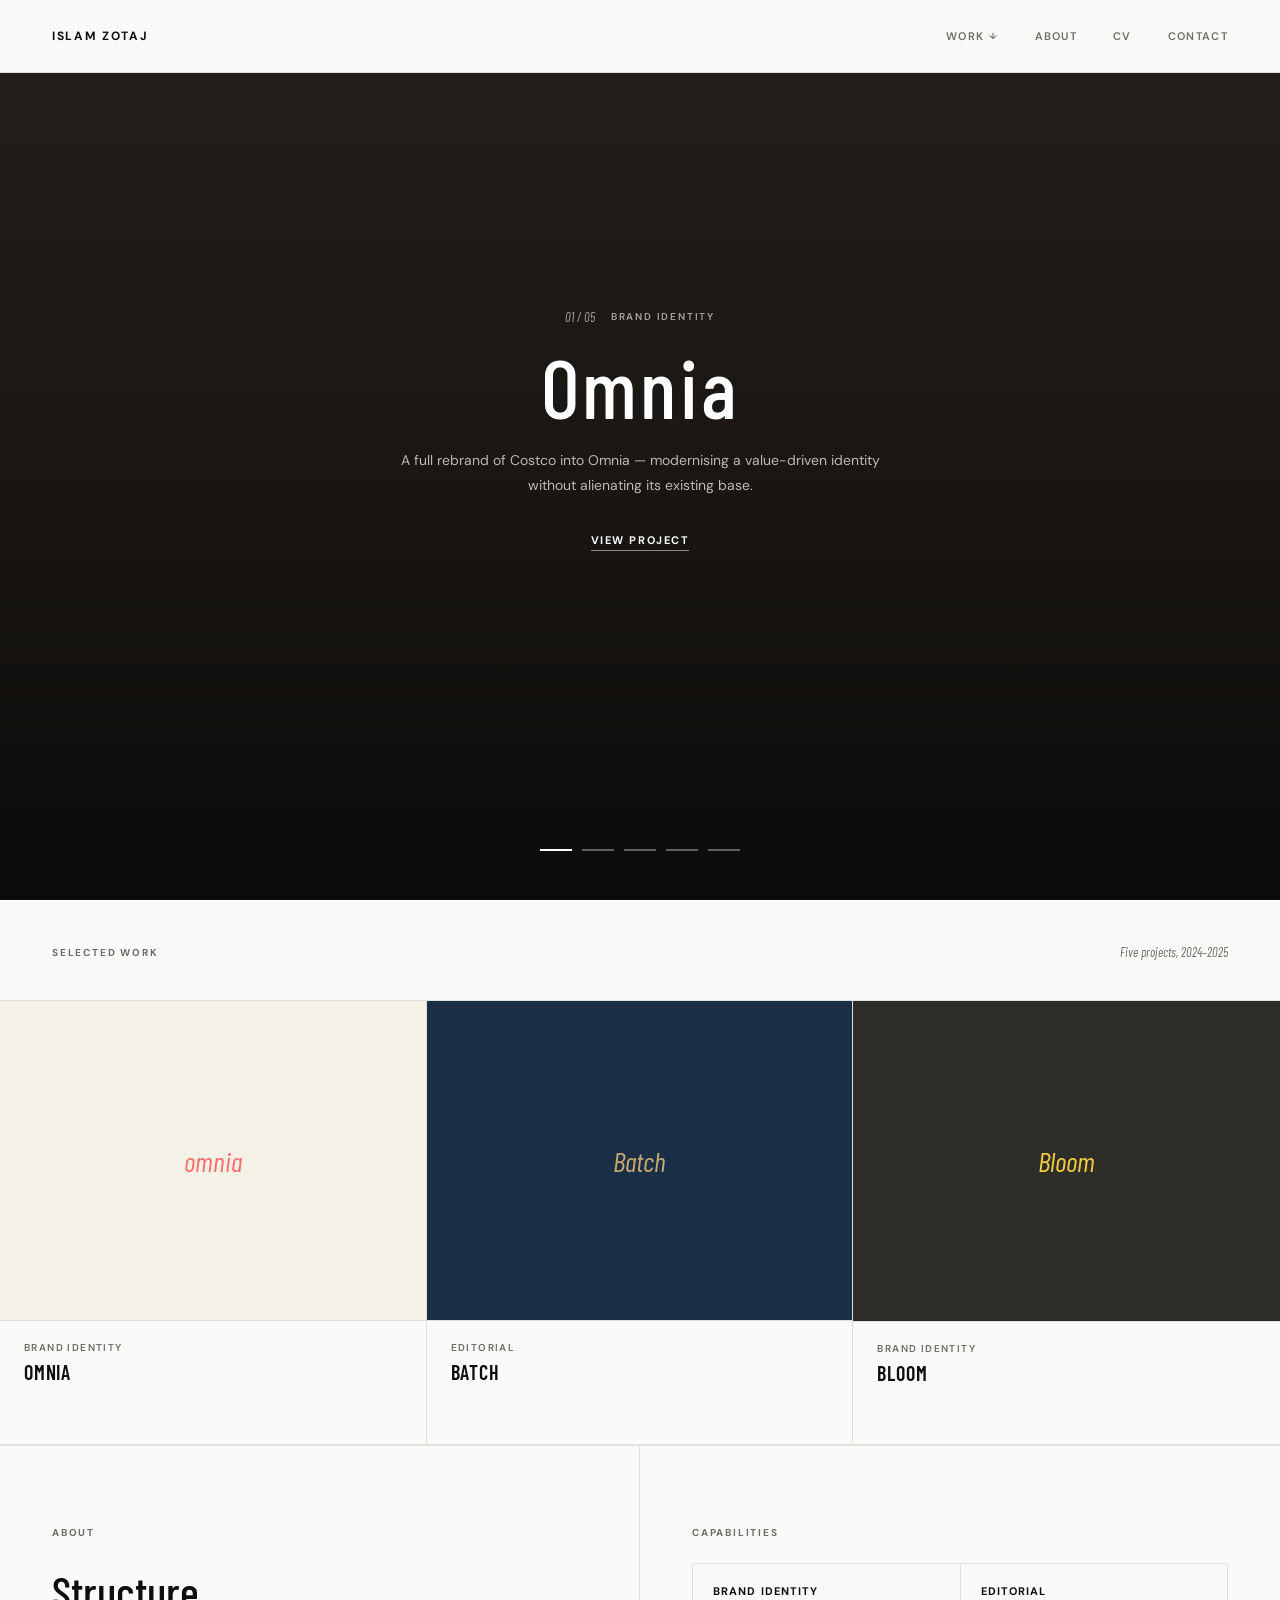
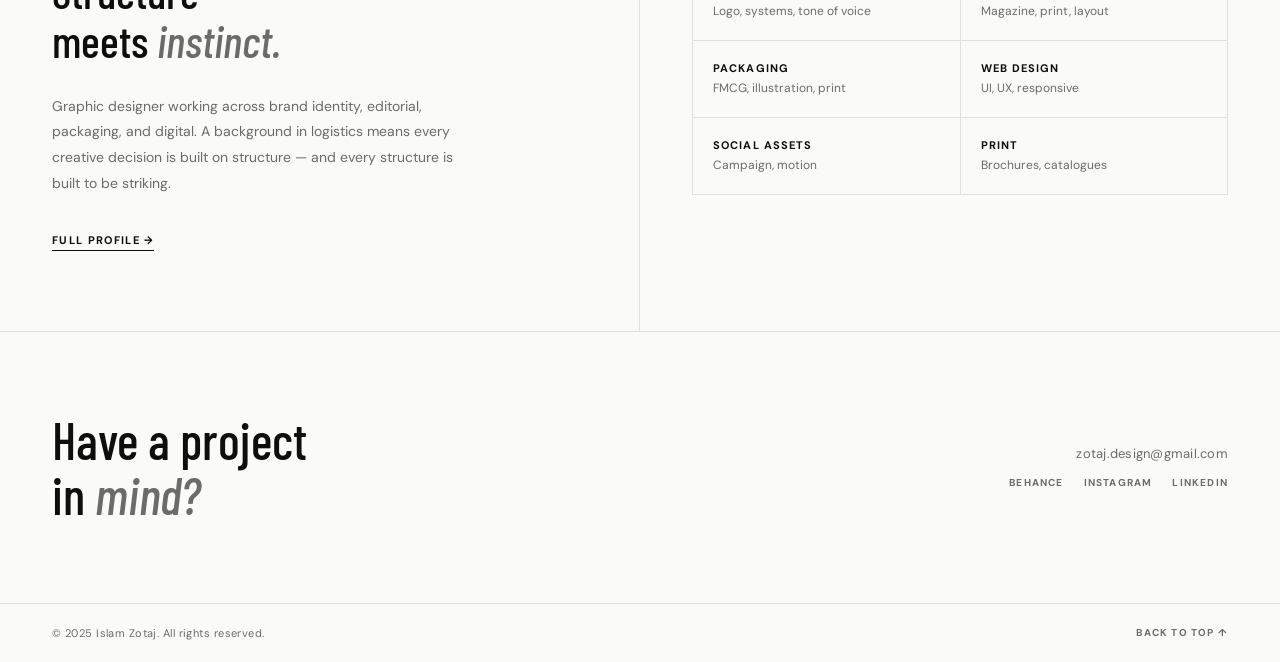
<file: index.html>
<!DOCTYPE html>
<html lang="en">
<head>
  <meta charset="UTF-8">
  <meta name="viewport" content="width=device-width, initial-scale=1.0">
  <title>Islam Zotaj — Graphic Designer</title>
  <link rel="preconnect" href="https://fonts.googleapis.com">
  <link rel="preconnect" href="https://fonts.gstatic.com" crossorigin>
  <link href="https://fonts.googleapis.com/css2?family=Barlow+Condensed:ital,wght@0,400;0,500;0,600;0,700;1,400;1,600&family=DM+Sans:wght@300;400;500;600;700&display=swap" rel="stylesheet">
  <link rel="stylesheet" href="/style.css">
</head>
<body>

<nav id="nav">
  <a class="nav-name" href="/">Islam Zotaj</a>
  <div class="nav-right">
    <ul class="nav-links">
      <li class="nav-dropdown" id="workDropdown">
        <a id="workToggle">Work</a>
        <div class="dropdown-menu" id="dropdownMenu">
          <ul>
            <li><a href="/work-omnia">Omnia <span>Brand Identity</span></a></li>
            <li><a href="/work-batch">Batch <span>Editorial</span></a></li>
            <li><a href="/work-serene">Serene Pathways <span>Website</span></a></li>
            <li><a href="/work-bloom">Bloom <span>Brand Identity</span></a></li>
            <li><a href="/work-mother">Mother Puppers <span>Packaging</span></a></li>
          </ul>
        </div>
      </li>
      <li><a href="/about">About</a></li>
      <li><a href="/cv">CV</a></li>
      <li><a href="/contact">Contact</a></li>
    </ul>
  </div>
  <button class="burger" id="burger" aria-label="Menu">
    <span></span><span></span><span></span>
  </button>
</nav>

<div class="mobile-menu" id="mobileMenu">
  <ul class="mobile-menu-links">
    <li><a href="/">Home</a></li>
    <li>
      <span id="mobileWorkToggle">Work</span>
      <ul class="mobile-sub-links" id="mobileSubLinks">
        <li><a href="/work-omnia">Omnia</a></li>
        <li><a href="/work-batch">Batch</a></li>
        <li><a href="/work-serene">Serene Pathways</a></li>
        <li><a href="/work-bloom">Bloom</a></li>
        <li><a href="/work-mother">Mother Puppers</a></li>
      </ul>
    </li>
    <li><a href="/about">About</a></li>
    <li><a href="/cv">CV</a></li>
    <li><a href="/contact">Contact</a></li>
  </ul>
  <div class="mobile-menu-footer">
    <a href="https://www.behance.net" target="_blank">Behance</a>
    <a href="https://www.instagram.com/zotaj.design" target="_blank">Instagram</a>
    <a href="https://www.linkedin.com" target="_blank">LinkedIn</a>
  </div>
</div>

<!-- HERO SLIDER -->
<section class="hero-slider" id="slider">

  <div class="slide active" data-project="omnia">
    <div class="slide-image"><div class="slide-image-inner"><div class="slide-placeholder"></div></div></div>
    <div class="slide-overlay"></div>
    <div class="slide-content">
      <div class="slide-meta"><span class="slide-index">01 / 05</span><span class="slide-type">Brand Identity</span></div>
      <h2 class="slide-title">Omnia</h2>
      <p class="slide-desc">A full rebrand of Costco into Omnia — modernising a value-driven identity without alienating its existing base.</p>
      <a class="slide-link" href="/work-omnia">View project</a>
    </div>
  </div>

  <div class="slide" data-project="batch">
    <div class="slide-image"><div class="slide-image-inner"><div class="slide-placeholder"></div></div></div>
    <div class="slide-overlay"></div>
    <div class="slide-content">
      <div class="slide-meta"><span class="slide-index">02 / 05</span><span class="slide-type">Editorial Design</span></div>
      <h2 class="slide-title">Batch</h2>
      <p class="slide-desc">Editorial concept for the redevelopment of Balfour's Bakery in Adelaide — architectural heritage meets contemporary living.</p>
      <a class="slide-link" href="/work-batch">View project</a>
    </div>
  </div>

  <div class="slide" data-project="serene">
    <div class="slide-image"><div class="slide-image-inner"><div class="slide-placeholder"></div></div></div>
    <div class="slide-overlay"></div>
    <div class="slide-content">
      <div class="slide-meta"><span class="slide-index">03 / 05</span><span class="slide-type">Website Design</span></div>
      <h2 class="slide-title">Serene<br><em>Pathways</em></h2>
      <p class="slide-desc">Responsive website for cultural explorers in Kyoto — serene, contemplative energy without sacrificing clarity.</p>
      <a class="slide-link" href="/work-serene">View project</a>
    </div>
  </div>

  <div class="slide" data-project="bloom">
    <div class="slide-image"><div class="slide-image-inner"><div class="slide-placeholder"></div></div></div>
    <div class="slide-overlay"></div>
    <div class="slide-content">
      <div class="slide-meta"><span class="slide-index">04 / 05</span><span class="slide-type">Brand Identity</span></div>
      <h2 class="slide-title">Bloom</h2>
      <p class="slide-desc">A contemporary gardening centre identity — contrasting the rigid pace of urban life with the quiet persistence of nature.</p>
      <a class="slide-link" href="/work-bloom">View project</a>
    </div>
  </div>

  <div class="slide" data-project="mother">
    <div class="slide-image"><div class="slide-image-inner"><div class="slide-placeholder"></div></div></div>
    <div class="slide-overlay"></div>
    <div class="slide-content">
      <div class="slide-meta"><span class="slide-index">05 / 05</span><span class="slide-type">Packaging & Web</span></div>
      <h2 class="slide-title">Mother<br><em>Puppers</em></h2>
      <p class="slide-desc">Joyful, nostalgic multi-SKU packaging and e-commerce website for an artisan dog biscuit brand.</p>
      <a class="slide-link" href="/work-mother">View project</a>
    </div>
  </div>
  <div class="slider-controls">
    <div class="slider-dots" id="dots"></div>
  </div>
  <div class="slide-progress" id="progress"></div>
</section>

<!-- WORK STRIP -->
<section>
  <div class="section-header">
    <span class="section-label">Selected Work</span>
    <span class="section-aux">Five projects, 2024–2025</span>
  </div>
  <div class="work-strip">
    <a class="strip-item reveal" data-project="omnia" href="/work-omnia">
      <div class="strip-image"><div class="strip-placeholder">omnia</div></div>
      <div class="strip-info"><p class="strip-type">Brand Identity</p><h3 class="strip-title">Omnia</h3><span class="strip-arrow">View →</span></div>
    </a>
    <a class="strip-item reveal" data-project="batch" href="/work-batch">
      <div class="strip-image"><div class="strip-placeholder">Batch</div></div>
      <div class="strip-info"><p class="strip-type">Editorial</p><h3 class="strip-title">Batch</h3><span class="strip-arrow">View →</span></div>
    </a>
    <a class="strip-item reveal" data-project="bloom" href="/work-bloom">
      <div class="strip-image"><div class="strip-placeholder">Bloom</div></div>
      <div class="strip-info"><p class="strip-type">Brand Identity</p><h3 class="strip-title">Bloom</h3><span class="strip-arrow">View →</span></div>
    </a>
  </div>
</section>

<!-- ABOUT STRIP -->
<section class="about-strip">
  <div class="about-left reveal">
    <p class="about-eyebrow">About</p>
    <h2 class="about-headline">Structure<br>meets <em>instinct.</em></h2>
    <p class="about-body">Graphic designer working across brand identity, editorial, packaging, and digital. A background in logistics means every creative decision is built on structure — and every structure is built to be striking.</p>
    <a class="text-cta" href="/about">Full profile →</a>
  </div>
  <div class="about-right reveal">
    <p class="about-eyebrow" style="margin-bottom:24px;">Capabilities</p>
    <div class="skills-grid">
      <div class="skill-cell"><p class="skill-name">Brand Identity</p><p class="skill-sub">Logo, systems, tone of voice</p></div>
      <div class="skill-cell"><p class="skill-name">Editorial</p><p class="skill-sub">Magazine, print, layout</p></div>
      <div class="skill-cell"><p class="skill-name">Packaging</p><p class="skill-sub">FMCG, illustration, print</p></div>
      <div class="skill-cell"><p class="skill-name">Web Design</p><p class="skill-sub">UI, UX, responsive</p></div>
      <div class="skill-cell"><p class="skill-name">Social Assets</p><p class="skill-sub">Campaign, motion</p></div>
      <div class="skill-cell"><p class="skill-name">Print</p><p class="skill-sub">Brochures, catalogues</p></div>
    </div>
  </div>
</section>

<!-- CONTACT STRIP -->
<section class="contact-strip reveal">
  <div class="contact-headline">Have a project<br>in <em>mind?</em></div>
  <div class="contact-actions">
    <a class="contact-email" id="emailLink" href="#">zotaj.design@gmail.com</a>
    <div class="contact-socials">
      <a href="https://www.behance.net" target="_blank">Behance</a>
      <a href="https://www.instagram.com/zotaj.design" target="_blank">Instagram</a>
      <a href="https://www.linkedin.com" target="_blank">LinkedIn</a>
    </div>
  </div>
</section>

<footer>
  <span class="footer-copy">© 2025 Islam Zotaj. All rights reserved.</span>
  <a class="footer-back" href="#top">Back to top ↑</a>
</footer>

<script>
// Email — split to defeat Cloudflare obfuscation
(function(){
  var e = "zotaj.design" + String.fromCharCode(64) + "gmail.com";
  var links = document.querySelectorAll('#emailLink');
  links.forEach(function(l){ l.href = "mailto:" + e; l.textContent = e; });
})();
</script>

<script>
// Slider
(function(){
  var slides = document.querySelectorAll('.slide');
  var dotsEl  = document.getElementById('dots');
  var progress = document.getElementById('progress');
  var current = 0, timer;

  slides.forEach(function(_, i) {
    var d = document.createElement('div');
    d.className = 'dot' + (i === 0 ? ' active' : '');
    d.addEventListener('click', function(){ goTo(i); });
    dotsEl.appendChild(d);
  });

  function goTo(n) {
    slides[current].classList.remove('active');
    dotsEl.children[current].classList.remove('active');
    current = (n + slides.length) % slides.length;
    slides[current].classList.add('active');
    dotsEl.children[current].classList.add('active');
    resetProgress();
  }

  function resetProgress() {
    clearTimeout(timer);
    progress.classList.remove('animating');
    progress.style.width = '0%';
    requestAnimationFrame(function(){ requestAnimationFrame(function(){
      progress.classList.add('animating');
      progress.style.width = '100%';
    }); });
    timer = setTimeout(function(){ goTo(current + 1); }, 5000);
  }

  document.addEventListener('keydown', function(e) {
    if (e.key === 'ArrowRight') goTo(current + 1);
    if (e.key === 'ArrowLeft')  goTo(current - 1);
  });

  var tx = 0;
  var sl = document.getElementById('slider');
  sl.addEventListener('touchstart', function(e){ tx = e.touches[0].clientX; }, { passive: true });
  sl.addEventListener('touchend', function(e){
    var dx = e.changedTouches[0].clientX - tx;
    if (Math.abs(dx) > 50) goTo(dx < 0 ? current + 1 : current - 1);
  });

  resetProgress();
})();
</script>

<script>
// Nav, burger, dropdown, scroll reveal
document.addEventListener('DOMContentLoaded', function() {
  var nav = document.getElementById('nav');
  if (nav) {
    window.addEventListener('scroll', function() {
      nav.classList.toggle('scrolled', window.scrollY > 40);
    }, { passive: true });
  }

  var workDropdown = document.getElementById('workDropdown');
  var workToggle   = document.getElementById('workToggle');
  if (workDropdown && workToggle) {
    workToggle.addEventListener('mouseenter', function() { workDropdown.classList.add('open'); });
    workDropdown.addEventListener('mouseleave', function() { workDropdown.classList.remove('open'); });
    workToggle.addEventListener('click', function(e) {
      e.stopPropagation();
      workDropdown.classList.toggle('open');
    });
    document.addEventListener('click', function(e) {
      if (!workDropdown.contains(e.target)) workDropdown.classList.remove('open');
    });
  }

  var burger     = document.getElementById('burger');
  var mobileMenu = document.getElementById('mobileMenu');
  if (burger && mobileMenu) {
    burger.addEventListener('click', function() {
      burger.classList.toggle('open');
      mobileMenu.classList.toggle('open');
      document.body.style.overflow = mobileMenu.classList.contains('open') ? 'hidden' : '';
    });
    mobileMenu.querySelectorAll('a').forEach(function(l) {
      l.addEventListener('click', function() {
        burger.classList.remove('open');
        mobileMenu.classList.remove('open');
        document.body.style.overflow = '';
      });
    });
  }

  var mobileWorkToggle = document.getElementById('mobileWorkToggle');
  var mobileSubLinks   = document.getElementById('mobileSubLinks');
  if (mobileWorkToggle && mobileSubLinks) {
    mobileWorkToggle.addEventListener('click', function() {
      mobileSubLinks.classList.toggle('open');
    });
  }

  var rs = document.createElement('style');
  rs.textContent = '.reveal{opacity:0;transform:translateY(18px);transition:opacity .7s ease,transform .7s ease}.reveal.revealed{opacity:1!important;transform:none!important}';
  document.head.appendChild(rs);
  if ('IntersectionObserver' in window) {
    var obs = new IntersectionObserver(function(entries) {
      entries.forEach(function(e) {
        if (e.isIntersecting) { e.target.classList.add('revealed'); obs.unobserve(e.target); }
      });
    }, { threshold: 0.08 });
    document.querySelectorAll('.reveal').forEach(function(el) { obs.observe(el); });
  } else {
    document.querySelectorAll('.reveal').forEach(function(el) { el.classList.add('revealed'); });
  }
});
</script>

</body>
</html>
</file>
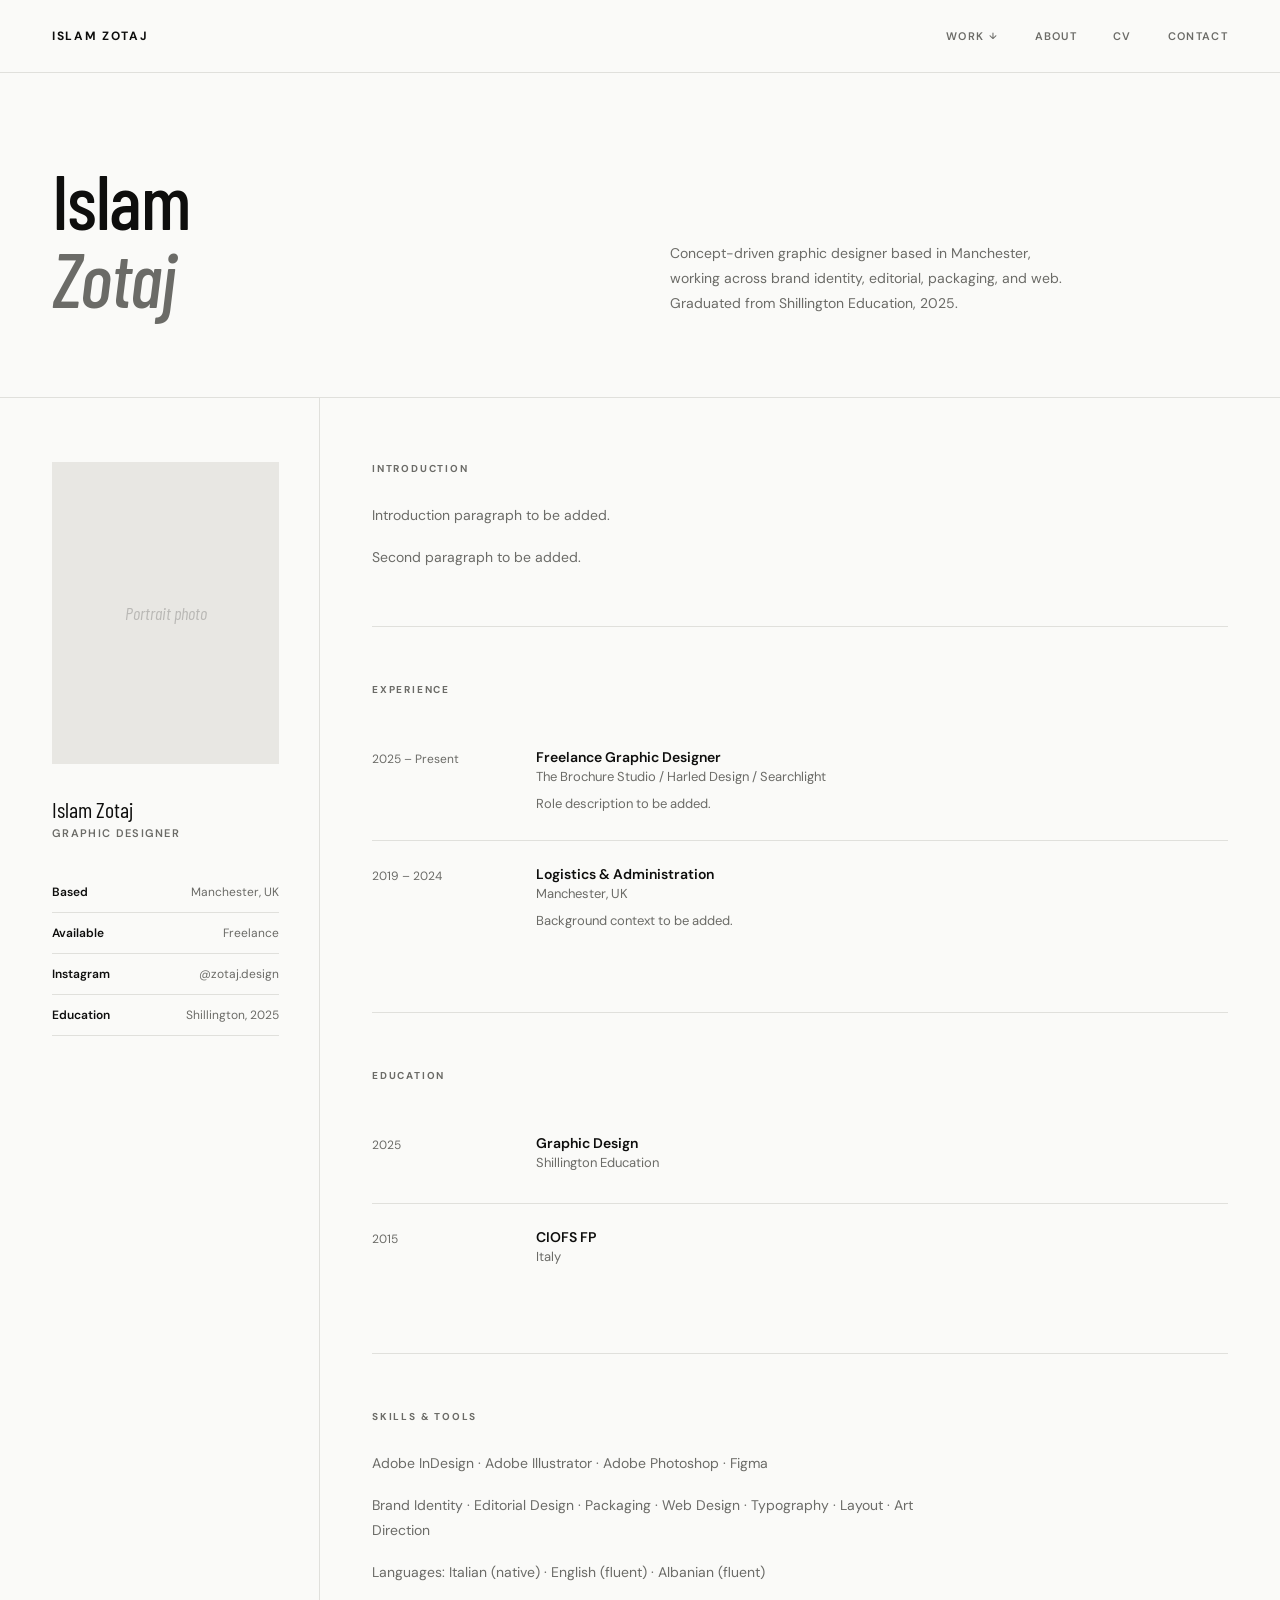
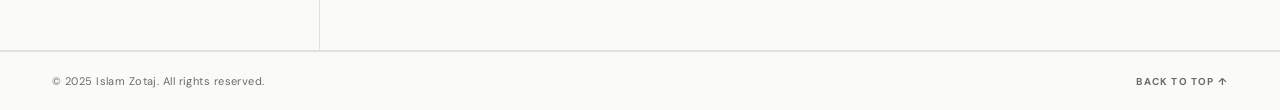
<file: about.html>
<!DOCTYPE html>
<html lang="en">
<head>
  <meta charset="UTF-8">
  <meta name="viewport" content="width=device-width, initial-scale=1.0">
  <title>About — Islam Zotaj</title>
  <link rel="preconnect" href="https://fonts.googleapis.com">
  <link rel="preconnect" href="https://fonts.gstatic.com" crossorigin>
  <link href="https://fonts.googleapis.com/css2?family=Barlow+Condensed:ital,wght@0,400;0,500;0,600;0,700;1,400;1,600&family=DM+Sans:wght@300;400;500;600;700&display=swap" rel="stylesheet">
  <link rel="stylesheet" href="/style.css">
</head>
<body>

<nav id="nav">
  <a class="nav-name" href="/">Islam Zotaj</a>
  <div class="nav-right">
    <ul class="nav-links">
      <li class="nav-dropdown" id="workDropdown">
        <a id="workToggle">Work</a>
        <div class="dropdown-menu" id="dropdownMenu">
          <ul>
            <li><a href="/work-omnia">Omnia <span>Brand Identity</span></a></li>
            <li><a href="/work-batch">Batch <span>Editorial</span></a></li>
            <li><a href="/work-serene">Serene Pathways <span>Website</span></a></li>
            <li><a href="/work-bloom">Bloom <span>Brand Identity</span></a></li>
            <li><a href="/work-mother">Mother Puppers <span>Packaging</span></a></li>
          </ul>
        </div>
      </li>
      <li><a href="/about">About</a></li>
      <li><a href="/cv">CV</a></li>
      <li><a href="/contact">Contact</a></li>
    </ul>
  </div>
  <button class="burger" id="burger" aria-label="Menu">
    <span></span><span></span><span></span>
  </button>
</nav>

<div class="mobile-menu" id="mobileMenu">
  <ul class="mobile-menu-links">
    <li><a href="/">Home</a></li>
    <li>
      <span id="mobileWorkToggle">Work</span>
      <ul class="mobile-sub-links" id="mobileSubLinks">
        <li><a href="/work-omnia">Omnia</a></li>
        <li><a href="/work-batch">Batch</a></li>
        <li><a href="/work-serene">Serene Pathways</a></li>
        <li><a href="/work-bloom">Bloom</a></li>
        <li><a href="/work-mother">Mother Puppers</a></li>
      </ul>
    </li>
    <li><a href="/about">About</a></li>
    <li><a href="/cv">CV</a></li>
    <li><a href="/contact">Contact</a></li>
  </ul>
  <div class="mobile-menu-footer">
    <a href="https://www.behance.net" target="_blank">Behance</a>
    <a href="https://www.instagram.com/zotaj.design" target="_blank">Instagram</a>
    <a href="https://www.linkedin.com" target="_blank">LinkedIn</a>
  </div>
</div>

<div class="page-hero anim anim-d1">
  <h1 class="page-hero-title">Islam<br><em>Zotaj</em></h1>
  <p class="page-hero-sub">Concept-driven graphic designer based in Manchester, working across brand identity, editorial, packaging, and web. Graduated from Shillington Education, 2025.</p>
</div>

<div class="about-page-content">
  <aside class="about-sidebar anim anim-d2">
    <div class="about-portrait">Portrait photo</div>
    <p class="sidebar-name">Islam Zotaj</p>
    <p class="sidebar-role">Graphic Designer</p>
    <ul class="sidebar-list">
      <li><strong>Based</strong> Manchester, UK</li>
      <li><strong>Available</strong> Freelance</li>
      <li><strong>Instagram</strong> @zotaj.design</li>
      <li><strong>Education</strong> Shillington, 2025</li>
    </ul>
  </aside>

  <main class="about-main">
    <div class="about-section anim anim-d2">
      <p class="about-section-title">Introduction</p>
      <div class="about-section-text">
        <p><!-- ADD TEXT HERE --> Introduction paragraph to be added.</p>
        <p><!-- ADD TEXT HERE --> Second paragraph to be added.</p>
      </div>
    </div>

    <div class="about-section reveal">
      <p class="about-section-title">Experience</p>
      <div class="experience-item">
        <span class="exp-date">2025 – Present</span>
        <div class="exp-body">
          <p class="exp-role">Freelance Graphic Designer</p>
          <p class="exp-company">The Brochure Studio / Harled Design / Searchlight</p>
          <p class="exp-desc"><!-- ADD TEXT HERE --> Role description to be added.</p>
        </div>
      </div>
      <div class="experience-item">
        <span class="exp-date">2019 – 2024</span>
        <div class="exp-body">
          <p class="exp-role">Logistics & Administration</p>
          <p class="exp-company">Manchester, UK</p>
          <p class="exp-desc"><!-- ADD TEXT HERE --> Background context to be added.</p>
        </div>
      </div>
    </div>

    <div class="about-section reveal">
      <p class="about-section-title">Education</p>
      <div class="experience-item">
        <span class="exp-date">2025</span>
        <div class="exp-body"><p class="exp-role">Graphic Design</p><p class="exp-company">Shillington Education</p></div>
      </div>
      <div class="experience-item">
        <span class="exp-date">2015</span>
        <div class="exp-body"><p class="exp-role">CIOFS FP</p><p class="exp-company">Italy</p></div>
      </div>
    </div>

    <div class="about-section reveal">
      <p class="about-section-title">Skills & Tools</p>
      <div class="about-section-text">
        <p>Adobe InDesign · Adobe Illustrator · Adobe Photoshop · Figma</p>
        <p style="margin-top:16px;">Brand Identity · Editorial Design · Packaging · Web Design · Typography · Layout · Art Direction</p>
        <p style="margin-top:16px;">Languages: Italian (native) · English (fluent) · Albanian (fluent)</p>
      </div>
    </div>
  </main>
</div>

<footer>
  <span class="footer-copy">© 2025 Islam Zotaj. All rights reserved.</span>
  <a class="footer-back" href="#top">Back to top ↑</a>
</footer>

<script>
document.addEventListener('DOMContentLoaded', function() {
  var nav = document.getElementById('nav');
  if (nav) { window.addEventListener('scroll', function() { nav.classList.toggle('scrolled', window.scrollY > 40); }, { passive: true }); }
  var wd = document.getElementById('workDropdown'), wt = document.getElementById('workToggle');
  if (wd && wt) {
    wt.addEventListener('mouseenter', function() { wd.classList.add('open'); });
    wd.addEventListener('mouseleave', function() { wd.classList.remove('open'); });
    wt.addEventListener('click', function(e) { e.stopPropagation(); wd.classList.toggle('open'); });
    document.addEventListener('click', function(e) { if (!wd.contains(e.target)) wd.classList.remove('open'); });
  }
  var b = document.getElementById('burger'), mm = document.getElementById('mobileMenu');
  if (b && mm) {
    b.addEventListener('click', function() {
      b.classList.toggle('open'); mm.classList.toggle('open');
      document.body.style.overflow = mm.classList.contains('open') ? 'hidden' : '';
    });
    mm.querySelectorAll('a').forEach(function(l) {
      l.addEventListener('click', function() { b.classList.remove('open'); mm.classList.remove('open'); document.body.style.overflow = ''; });
    });
  }
  var mwt = document.getElementById('mobileWorkToggle'), msl = document.getElementById('mobileSubLinks');
  if (mwt && msl) { mwt.addEventListener('click', function() { msl.classList.toggle('open'); }); }
  var rs = document.createElement('style');
  rs.textContent = '.reveal{opacity:0;transform:translateY(18px);transition:opacity .7s ease,transform .7s ease}.reveal.revealed{opacity:1!important;transform:none!important}';
  document.head.appendChild(rs);
  if ('IntersectionObserver' in window) {
    var obs = new IntersectionObserver(function(entries) {
      entries.forEach(function(e) { if (e.isIntersecting) { e.target.classList.add('revealed'); obs.unobserve(e.target); } });
    }, { threshold: 0.08 });
    document.querySelectorAll('.reveal').forEach(function(el) { obs.observe(el); });
  } else { document.querySelectorAll('.reveal').forEach(function(el) { el.classList.add('revealed'); }); }
});
</script>

</body>
</html>
</file>
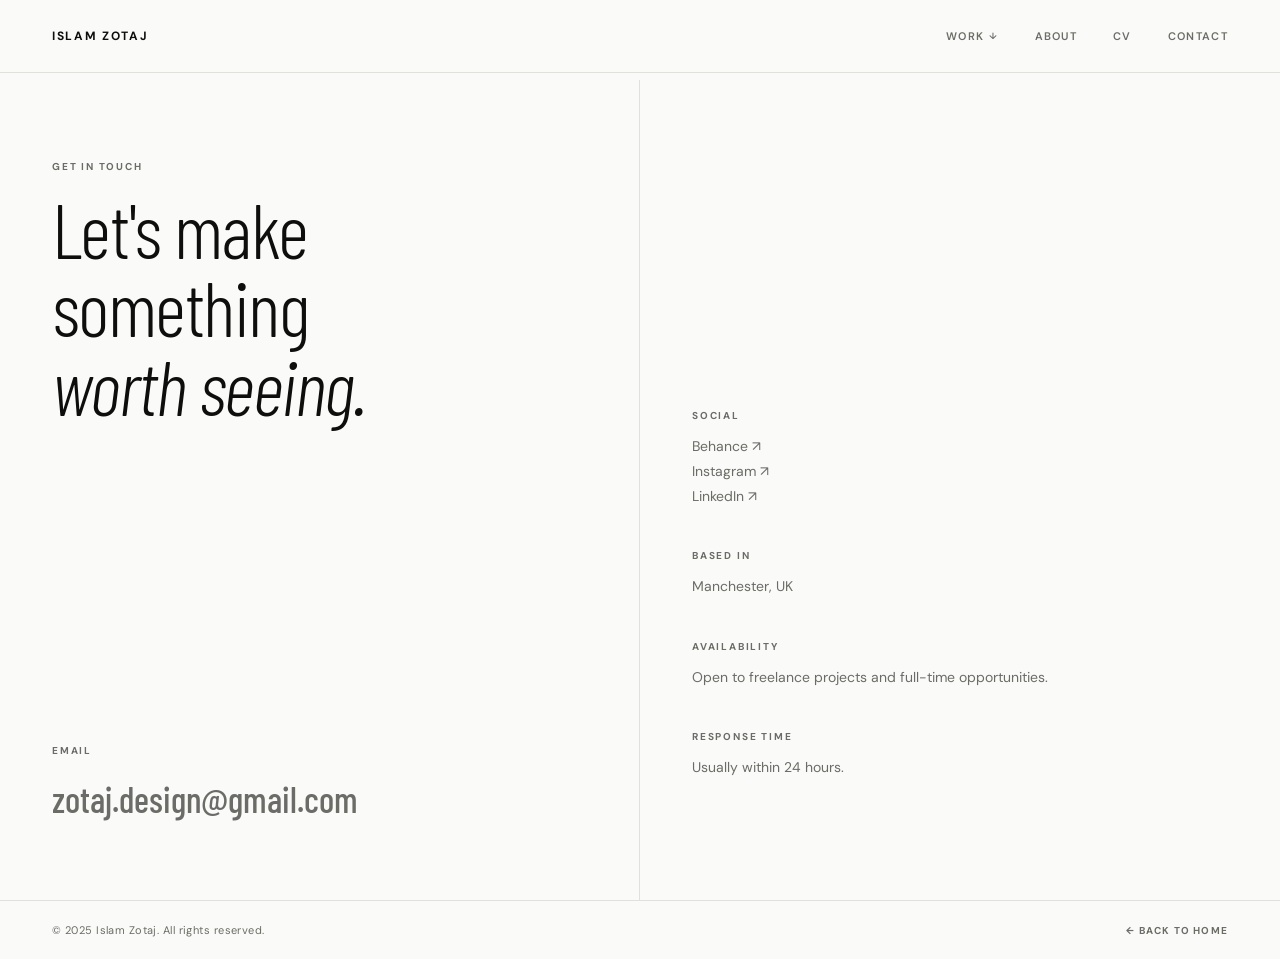
<file: contact.html>
<!DOCTYPE html>
<html lang="en">
<head>
  <meta charset="UTF-8">
  <meta name="viewport" content="width=device-width, initial-scale=1.0">
  <title>Contact — Islam Zotaj</title>
  <link rel="preconnect" href="https://fonts.googleapis.com">
  <link rel="preconnect" href="https://fonts.gstatic.com" crossorigin>
  <link href="https://fonts.googleapis.com/css2?family=Barlow+Condensed:ital,wght@0,400;0,500;0,600;0,700;1,400;1,600&family=DM+Sans:wght@300;400;500;600;700&display=swap" rel="stylesheet">
  <link rel="stylesheet" href="/style.css">
</head>
<body>

<nav id="nav">
  <a class="nav-name" href="/">Islam Zotaj</a>
  <div class="nav-right">
    <ul class="nav-links">
      <li class="nav-dropdown" id="workDropdown">
        <a id="workToggle">Work</a>
        <div class="dropdown-menu" id="dropdownMenu">
          <ul>
            <li><a href="/work-omnia">Omnia <span>Brand Identity</span></a></li>
            <li><a href="/work-batch">Batch <span>Editorial</span></a></li>
            <li><a href="/work-serene">Serene Pathways <span>Website</span></a></li>
            <li><a href="/work-bloom">Bloom <span>Brand Identity</span></a></li>
            <li><a href="/work-mother">Mother Puppers <span>Packaging</span></a></li>
          </ul>
        </div>
      </li>
      <li><a href="/about">About</a></li>
      <li><a href="/cv">CV</a></li>
      <li><a href="/contact">Contact</a></li>
    </ul>
  </div>
  <button class="burger" id="burger" aria-label="Menu">
    <span></span><span></span><span></span>
  </button>
</nav>

<div class="mobile-menu" id="mobileMenu">
  <ul class="mobile-menu-links">
    <li><a href="/">Home</a></li>
    <li>
      <span id="mobileWorkToggle">Work</span>
      <ul class="mobile-sub-links" id="mobileSubLinks">
        <li><a href="/work-omnia">Omnia</a></li>
        <li><a href="/work-batch">Batch</a></li>
        <li><a href="/work-serene">Serene Pathways</a></li>
        <li><a href="/work-bloom">Bloom</a></li>
        <li><a href="/work-mother">Mother Puppers</a></li>
      </ul>
    </li>
    <li><a href="/about">About</a></li>
    <li><a href="/cv">CV</a></li>
    <li><a href="/contact">Contact</a></li>
  </ul>
  <div class="mobile-menu-footer">
    <a href="https://www.behance.net" target="_blank">Behance</a>
    <a href="https://www.instagram.com/zotaj.design" target="_blank">Instagram</a>
    <a href="https://www.linkedin.com" target="_blank">LinkedIn</a>
  </div>
</div>

<div class="contact-page">
  <div class="contact-page-left">
    <div class="anim anim-d1">
      <p class="about-eyebrow" style="margin-bottom:16px;">Get in touch</p>
      <h1 style="font-family:var(--serif);font-size:clamp(44px,6vw,84px);font-weight:300;line-height:1.02;letter-spacing:-.02em;">
        Let's make<br>something<br><em>worth seeing.</em>
      </h1>
    </div>
    <div class="anim anim-d2">
      <p class="about-eyebrow" style="margin-bottom:8px;">Email</p>
      <a class="contact-big-email" id="emailLink" href="#">zotaj.design@gmail.com</a>
    </div>
  </div>

  <div class="contact-page-right anim anim-d2">
    <div>
      <div class="contact-info-block">
        <p class="contact-info-label">Social</p>
        <div class="contact-info-value">
          <p><a href="https://www.behance.net" target="_blank">Behance ↗</a></p>
          <p><a href="https://www.instagram.com/zotaj.design" target="_blank">Instagram ↗</a></p>
          <p><a href="https://www.linkedin.com" target="_blank">LinkedIn ↗</a></p>
        </div>
      </div>
      <div class="contact-info-block">
        <p class="contact-info-label">Based in</p>
        <p class="contact-info-value">Manchester, UK</p>
      </div>
      <div class="contact-info-block">
        <p class="contact-info-label">Availability</p>
        <p class="contact-info-value">Open to freelance projects and full-time opportunities.</p>
      </div>
      <div class="contact-info-block">
        <p class="contact-info-label">Response time</p>
        <p class="contact-info-value">Usually within 24 hours.</p>
      </div>
    </div>
  </div>
</div>

<footer>
  <span class="footer-copy">© 2025 Islam Zotaj. All rights reserved.</span>
  <a class="footer-back" href="/">← Back to home</a>
</footer>

<script>
(function(){
  var e = "zotaj.design" + String.fromCharCode(64) + "gmail.com";
  document.querySelectorAll('#emailLink').forEach(function(l){ l.href = "mailto:" + e; l.textContent = e; });
})();
</script>

<script>
document.addEventListener('DOMContentLoaded', function() {
  var nav = document.getElementById('nav');
  if (nav) { window.addEventListener('scroll', function() { nav.classList.toggle('scrolled', window.scrollY > 40); }, { passive: true }); }
  var wd = document.getElementById('workDropdown'), wt = document.getElementById('workToggle');
  if (wd && wt) {
    wt.addEventListener('mouseenter', function() { wd.classList.add('open'); });
    wd.addEventListener('mouseleave', function() { wd.classList.remove('open'); });
    wt.addEventListener('click', function(e) { e.stopPropagation(); wd.classList.toggle('open'); });
    document.addEventListener('click', function(e) { if (!wd.contains(e.target)) wd.classList.remove('open'); });
  }
  var b = document.getElementById('burger'), mm = document.getElementById('mobileMenu');
  if (b && mm) {
    b.addEventListener('click', function() {
      b.classList.toggle('open'); mm.classList.toggle('open');
      document.body.style.overflow = mm.classList.contains('open') ? 'hidden' : '';
    });
    mm.querySelectorAll('a').forEach(function(l) {
      l.addEventListener('click', function() { b.classList.remove('open'); mm.classList.remove('open'); document.body.style.overflow = ''; });
    });
  }
  var mwt = document.getElementById('mobileWorkToggle'), msl = document.getElementById('mobileSubLinks');
  if (mwt && msl) { mwt.addEventListener('click', function() { msl.classList.toggle('open'); }); }
  var rs = document.createElement('style');
  rs.textContent = '.reveal{opacity:0;transform:translateY(18px);transition:opacity .7s ease,transform .7s ease}.reveal.revealed{opacity:1!important;transform:none!important}';
  document.head.appendChild(rs);
  if ('IntersectionObserver' in window) {
    var obs = new IntersectionObserver(function(entries) {
      entries.forEach(function(e) { if (e.isIntersecting) { e.target.classList.add('revealed'); obs.unobserve(e.target); } });
    }, { threshold: 0.08 });
    document.querySelectorAll('.reveal').forEach(function(el) { obs.observe(el); });
  } else { document.querySelectorAll('.reveal').forEach(function(el) { el.classList.add('revealed'); }); }
});
</script>

</body>
</html>
</file>
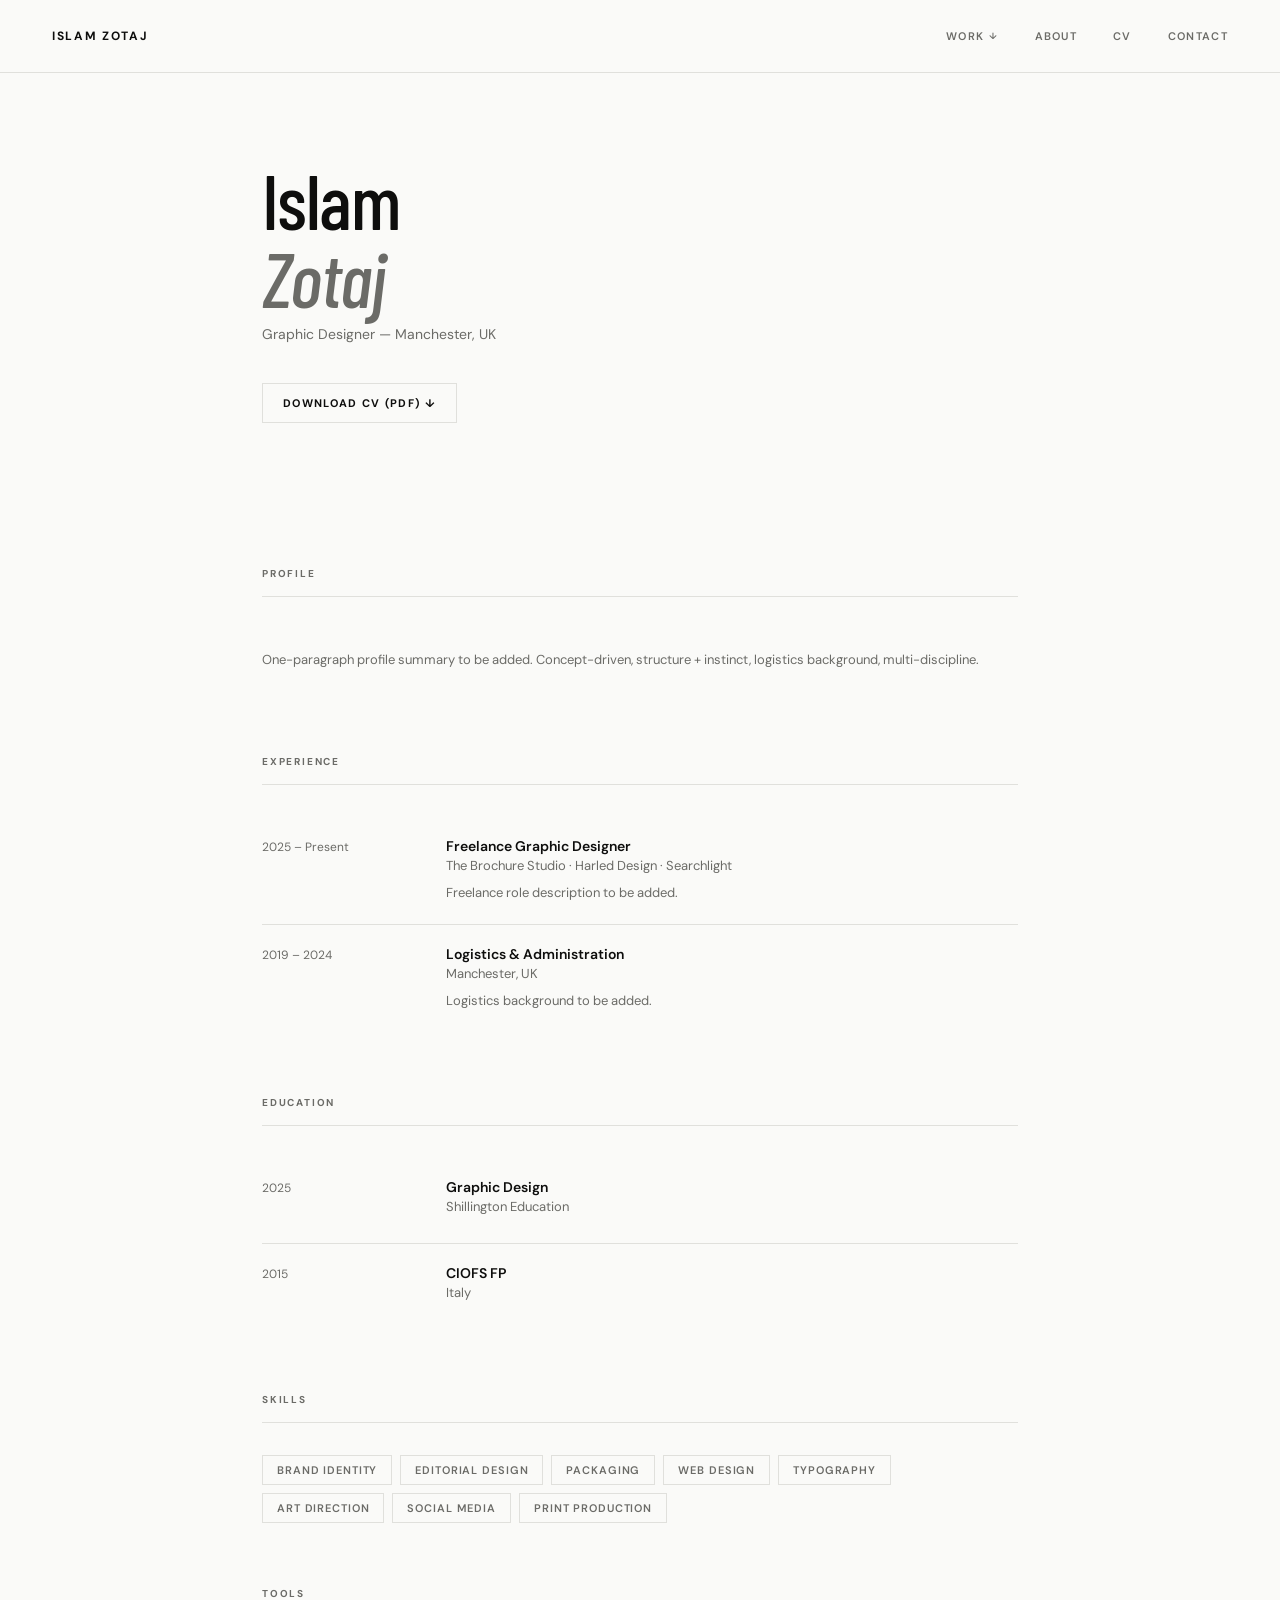
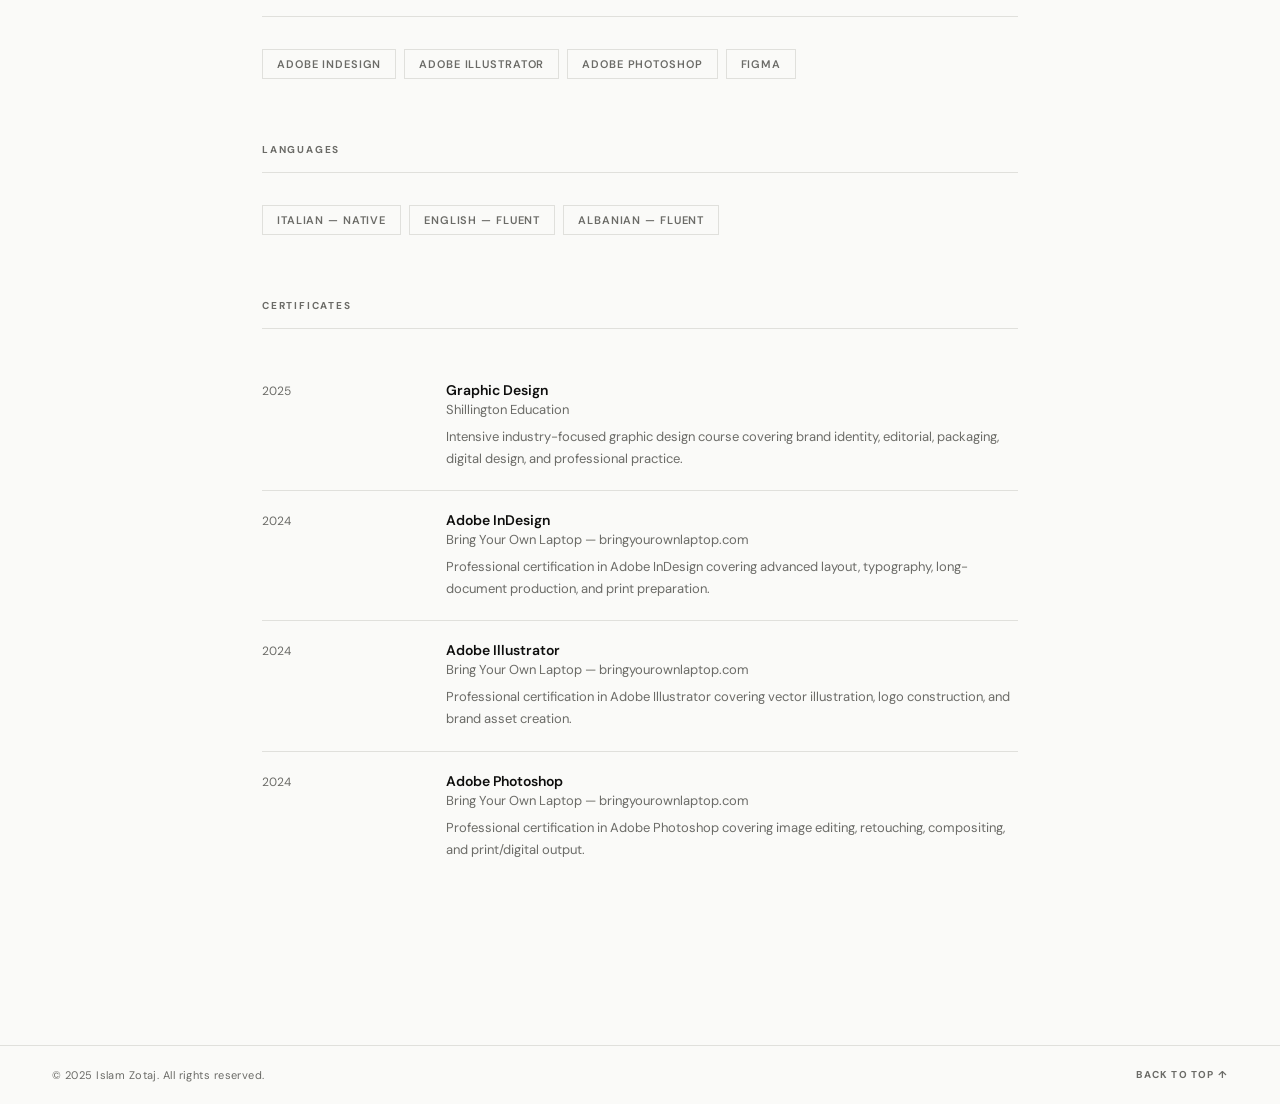
<file: cv.html>
<!DOCTYPE html>
<html lang="en">
<head>
  <meta charset="UTF-8">
  <meta name="viewport" content="width=device-width, initial-scale=1.0">
  <title>CV — Islam Zotaj</title>
  <link rel="preconnect" href="https://fonts.googleapis.com">
  <link rel="preconnect" href="https://fonts.gstatic.com" crossorigin>
  <link href="https://fonts.googleapis.com/css2?family=Barlow+Condensed:ital,wght@0,400;0,500;0,600;0,700;1,400;1,600&family=DM+Sans:wght@300;400;500;600;700&display=swap" rel="stylesheet">
  <link rel="stylesheet" href="/style.css">
</head>
<body>

<nav id="nav">
  <a class="nav-name" href="/">Islam Zotaj</a>
  <div class="nav-right">
    <ul class="nav-links">
      <li class="nav-dropdown" id="workDropdown">
        <a id="workToggle">Work</a>
        <div class="dropdown-menu" id="dropdownMenu">
          <ul>
            <li><a href="/work-omnia">Omnia <span>Brand Identity</span></a></li>
            <li><a href="/work-batch">Batch <span>Editorial</span></a></li>
            <li><a href="/work-serene">Serene Pathways <span>Website</span></a></li>
            <li><a href="/work-bloom">Bloom <span>Brand Identity</span></a></li>
            <li><a href="/work-mother">Mother Puppers <span>Packaging</span></a></li>
          </ul>
        </div>
      </li>
      <li><a href="/about">About</a></li>
      <li><a href="/cv">CV</a></li>
      <li><a href="/contact">Contact</a></li>
    </ul>
  </div>
  <button class="burger" id="burger" aria-label="Menu">
    <span></span><span></span><span></span>
  </button>
</nav>

<div class="mobile-menu" id="mobileMenu">
  <ul class="mobile-menu-links">
    <li><a href="/">Home</a></li>
    <li>
      <span id="mobileWorkToggle">Work</span>
      <ul class="mobile-sub-links" id="mobileSubLinks">
        <li><a href="/work-omnia">Omnia</a></li>
        <li><a href="/work-batch">Batch</a></li>
        <li><a href="/work-serene">Serene Pathways</a></li>
        <li><a href="/work-bloom">Bloom</a></li>
        <li><a href="/work-mother">Mother Puppers</a></li>
      </ul>
    </li>
    <li><a href="/about">About</a></li>
    <li><a href="/cv">CV</a></li>
    <li><a href="/contact">Contact</a></li>
  </ul>
  <div class="mobile-menu-footer">
    <a href="https://www.behance.net" target="_blank">Behance</a>
    <a href="https://www.instagram.com/zotaj.design" target="_blank">Instagram</a>
    <a href="https://www.linkedin.com" target="_blank">LinkedIn</a>
  </div>
</div>

<div class="cv-page">

  <div class="cv-section anim anim-d1">
    <h1 class="cv-name">Islam<br><em>Zotaj</em></h1>
    <p class="cv-tagline">Graphic Designer — Manchester, UK</p>
    <!-- Replace href with actual PDF path once uploaded -->
    <a class="cv-download" href="islam-zotaj-cv.pdf" download>Download CV (PDF) ↓</a>
  </div>

  <div class="cv-section anim anim-d2">
    <p class="cv-section-title">Profile</p>
    <div class="cv-item" style="grid-template-columns:1fr; gap:0;">
      <p class="cv-item-desc">
        <!-- ADD TEXT HERE -->
        One-paragraph profile summary to be added. Concept-driven, structure + instinct, logistics background, multi-discipline.
      </p>
    </div>
  </div>

  <div class="cv-section reveal">
    <p class="cv-section-title">Experience</p>
    <div class="cv-item">
      <span class="cv-date">2025 – Present</span>
      <div>
        <p class="cv-item-title">Freelance Graphic Designer</p>
        <p class="cv-item-sub">The Brochure Studio · Harled Design · Searchlight</p>
        <p class="cv-item-desc">
          <!-- ADD TEXT HERE -->
          Freelance role description to be added.
        </p>
      </div>
    </div>
    <div class="cv-item">
      <span class="cv-date">2019 – 2024</span>
      <div>
        <p class="cv-item-title">Logistics & Administration</p>
        <p class="cv-item-sub">Manchester, UK</p>
        <p class="cv-item-desc">
          <!-- ADD TEXT HERE -->
          Logistics background to be added.
        </p>
      </div>
    </div>
  </div>

  <div class="cv-section reveal">
    <p class="cv-section-title">Education</p>
    <div class="cv-item">
      <span class="cv-date">2025</span>
      <div>
        <p class="cv-item-title">Graphic Design</p>
        <p class="cv-item-sub">Shillington Education</p>
      </div>
    </div>
    <div class="cv-item">
      <span class="cv-date">2015</span>
      <div>
        <p class="cv-item-title">CIOFS FP</p>
        <p class="cv-item-sub">Italy</p>
      </div>
    </div>
  </div>

  <div class="cv-section reveal">
    <p class="cv-section-title">Skills</p>
    <div class="skills-row">
      <span class="skill-tag">Brand Identity</span>
      <span class="skill-tag">Editorial Design</span>
      <span class="skill-tag">Packaging</span>
      <span class="skill-tag">Web Design</span>
      <span class="skill-tag">Typography</span>
      <span class="skill-tag">Art Direction</span>
      <span class="skill-tag">Social Media</span>
      <span class="skill-tag">Print Production</span>
    </div>
  </div>

  <div class="cv-section reveal">
    <p class="cv-section-title">Tools</p>
    <div class="skills-row">
      <span class="skill-tag">Adobe InDesign</span>
      <span class="skill-tag">Adobe Illustrator</span>
      <span class="skill-tag">Adobe Photoshop</span>
      <span class="skill-tag">Figma</span>
    </div>
  </div>

  <div class="cv-section reveal">
    <p class="cv-section-title">Languages</p>
    <div class="skills-row">
      <span class="skill-tag">Italian — Native</span>
      <span class="skill-tag">English — Fluent</span>
      <span class="skill-tag">Albanian — Fluent</span>
    </div>
  </div>


  <div class="cv-section reveal">
    <p class="cv-section-title">Certificates</p>
    <div class="cv-item">
      <span class="cv-date">2025</span>
      <div>
        <p class="cv-item-title">Graphic Design</p>
        <p class="cv-item-sub">Shillington Education</p>
        <p class="cv-item-desc">Intensive industry-focused graphic design course covering brand identity, editorial, packaging, digital design, and professional practice.</p>
      </div>
    </div>
    <div class="cv-item">
      <span class="cv-date">2024</span>
      <div>
        <p class="cv-item-title">Adobe InDesign</p>
        <p class="cv-item-sub">Bring Your Own Laptop — bringyourownlaptop.com</p>
        <p class="cv-item-desc">Professional certification in Adobe InDesign covering advanced layout, typography, long-document production, and print preparation.</p>
      </div>
    </div>
    <div class="cv-item">
      <span class="cv-date">2024</span>
      <div>
        <p class="cv-item-title">Adobe Illustrator</p>
        <p class="cv-item-sub">Bring Your Own Laptop — bringyourownlaptop.com</p>
        <p class="cv-item-desc">Professional certification in Adobe Illustrator covering vector illustration, logo construction, and brand asset creation.</p>
      </div>
    </div>
    <div class="cv-item">
      <span class="cv-date">2024</span>
      <div>
        <p class="cv-item-title">Adobe Photoshop</p>
        <p class="cv-item-sub">Bring Your Own Laptop — bringyourownlaptop.com</p>
        <p class="cv-item-desc">Professional certification in Adobe Photoshop covering image editing, retouching, compositing, and print/digital output.</p>
      </div>
    </div>
  </div>

</div>

<footer>
  <span class="footer-copy">© 2025 Islam Zotaj. All rights reserved.</span>
  <a class="footer-back" href="#top">Back to top ↑</a>
</footer>
<script>
document.addEventListener('DOMContentLoaded', function() {
  var nav = document.getElementById('nav');
  if (nav) { window.addEventListener('scroll', function() { nav.classList.toggle('scrolled', window.scrollY > 40); }, { passive: true }); }
  var wd = document.getElementById('workDropdown'), wt = document.getElementById('workToggle');
  if (wd && wt) {
    wt.addEventListener('mouseenter', function() { wd.classList.add('open'); });
    wd.addEventListener('mouseleave', function() { wd.classList.remove('open'); });
    wt.addEventListener('click', function(e) { e.stopPropagation(); wd.classList.toggle('open'); });
    document.addEventListener('click', function(e) { if (!wd.contains(e.target)) wd.classList.remove('open'); });
  }
  var b = document.getElementById('burger'), mm = document.getElementById('mobileMenu');
  if (b && mm) {
    b.addEventListener('click', function() {
      b.classList.toggle('open'); mm.classList.toggle('open');
      document.body.style.overflow = mm.classList.contains('open') ? 'hidden' : '';
    });
    mm.querySelectorAll('a').forEach(function(l) {
      l.addEventListener('click', function() { b.classList.remove('open'); mm.classList.remove('open'); document.body.style.overflow = ''; });
    });
  }
  var mwt = document.getElementById('mobileWorkToggle'), msl = document.getElementById('mobileSubLinks');
  if (mwt && msl) { mwt.addEventListener('click', function() { msl.classList.toggle('open'); }); }
  var rs = document.createElement('style');
  rs.textContent = '.reveal{opacity:0;transform:translateY(18px);transition:opacity .7s ease,transform .7s ease}.reveal.revealed{opacity:1!important;transform:none!important}';
  document.head.appendChild(rs);
  if ('IntersectionObserver' in window) {
    var obs = new IntersectionObserver(function(entries) {
      entries.forEach(function(e) { if (e.isIntersecting) { e.target.classList.add('revealed'); obs.unobserve(e.target); } });
    }, { threshold: 0.08 });
    document.querySelectorAll('.reveal').forEach(function(el) { obs.observe(el); });
  } else { document.querySelectorAll('.reveal').forEach(function(el) { el.classList.add('revealed'); }); }
});
</script>
</body>
</html>
</file>
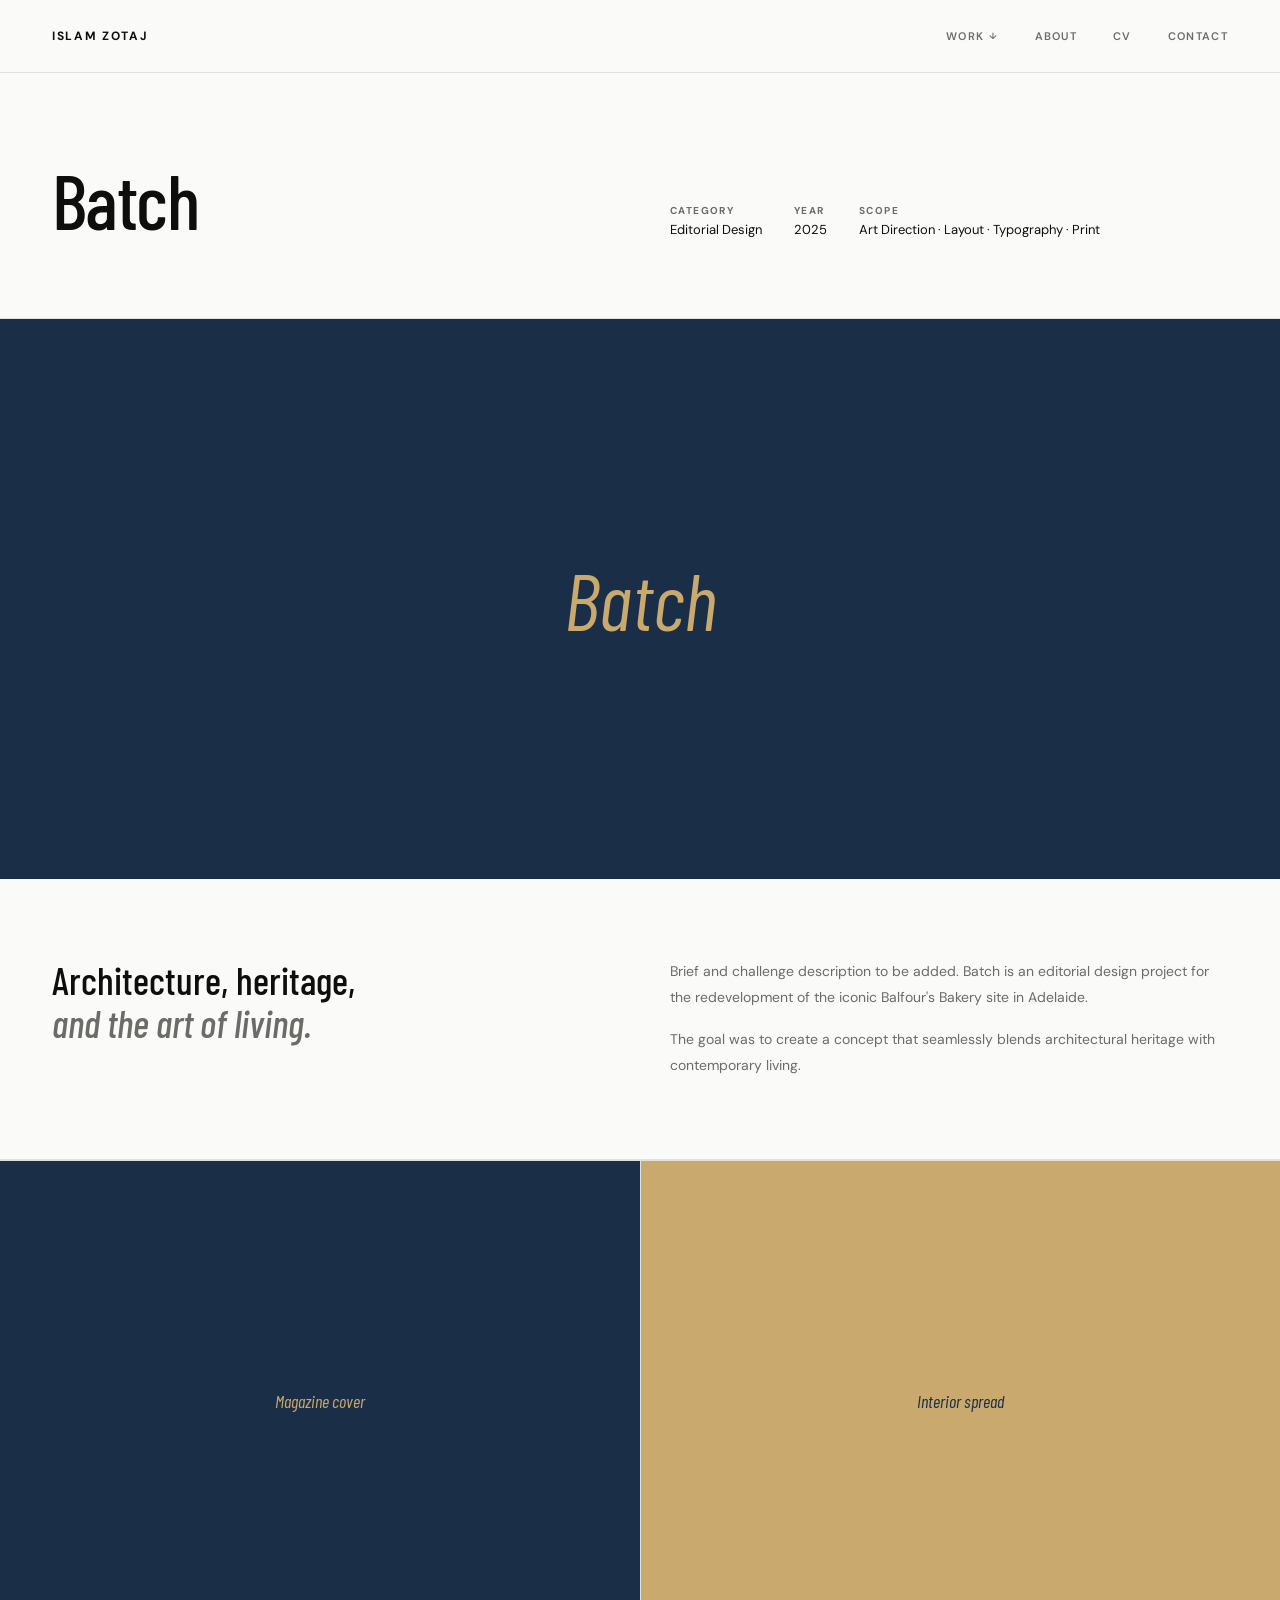
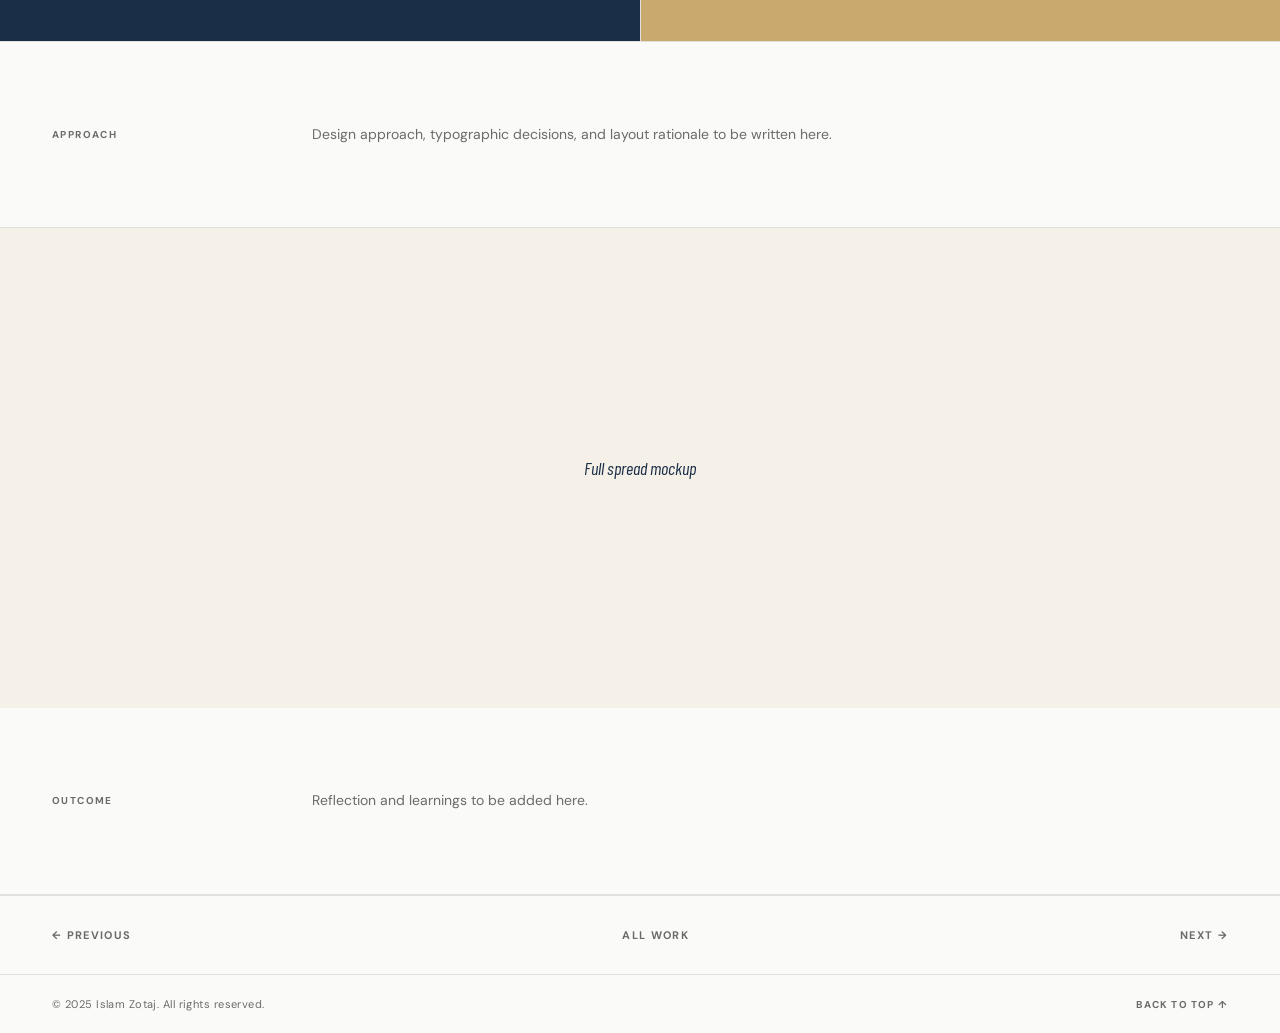
<file: work-batch.html>
<!DOCTYPE html>
<html lang="en">
<head>
  <meta charset="UTF-8">
  <meta name="viewport" content="width=device-width, initial-scale=1.0">
  <title>Batch — Islam Zotaj</title>
  <link rel="preconnect" href="https://fonts.googleapis.com">
  <link rel="preconnect" href="https://fonts.gstatic.com" crossorigin>
  <link href="https://fonts.googleapis.com/css2?family=Barlow+Condensed:ital,wght@0,400;0,500;0,600;0,700;1,400;1,600&family=DM+Sans:wght@300;400;500;600;700&display=swap" rel="stylesheet">
  <link rel="stylesheet" href="/style.css">
</head>
<body>
<nav id="nav">
  <a class="nav-name" href="/">Islam Zotaj</a>
  <div class="nav-right">
    <ul class="nav-links">
      <li class="nav-dropdown" id="workDropdown">
        <a id="workToggle">Work</a>
        <div class="dropdown-menu" id="dropdownMenu">
          <ul>
            <li><a href="/work-omnia">Omnia <span>Brand Identity</span></a></li>
            <li><a href="/work-batch">Batch <span>Editorial</span></a></li>
            <li><a href="/work-serene">Serene Pathways <span>Website</span></a></li>
            <li><a href="/work-bloom">Bloom <span>Brand Identity</span></a></li>
            <li><a href="/work-mother">Mother Puppers <span>Packaging</span></a></li>
          </ul>
        </div>
      </li>
      <li><a href="/about">About</a></li>
      <li><a href="/cv">CV</a></li>
      <li><a href="/contact">Contact</a></li>
    </ul>
  </div>
  <button class="burger" id="burger" aria-label="Menu">
    <span></span><span></span><span></span>
  </button>
</nav>

<div class="mobile-menu" id="mobileMenu">
  <ul class="mobile-menu-links">
    <li><a href="/">Home</a></li>
    <li>
      <span id="mobileWorkToggle">Work</span>
      <ul class="mobile-sub-links" id="mobileSubLinks">
        <li><a href="/work-omnia">Omnia</a></li>
        <li><a href="/work-batch">Batch</a></li>
        <li><a href="/work-serene">Serene Pathways</a></li>
        <li><a href="/work-bloom">Bloom</a></li>
        <li><a href="/work-mother">Mother Puppers</a></li>
      </ul>
    </li>
    <li><a href="/about">About</a></li>
    <li><a href="/cv">CV</a></li>
    <li><a href="/contact">Contact</a></li>
  </ul>
  <div class="mobile-menu-footer">
    <a href="https://www.behance.net" target="_blank">Behance</a>
    <a href="https://www.instagram.com/zotaj.design" target="_blank">Instagram</a>
    <a href="https://www.linkedin.com" target="_blank">LinkedIn</a>
  </div>
</div>

<div class="page-hero anim anim-d1">
  <h1 class="page-hero-title">Batch</h1>
  <div>
    <p class="page-hero-sub" style="margin-bottom:28px;"><!-- ADD project description here --></p>
    <div style="display:flex;gap:32px;flex-wrap:wrap;">
      <div><p style="font-size:10px;font-weight:700;letter-spacing:.14em;text-transform:uppercase;color:var(--mid);margin-bottom:4px;">Category</p><p style="font-size:13px;">Editorial Design</p></div>
      <div><p style="font-size:10px;font-weight:700;letter-spacing:.14em;text-transform:uppercase;color:var(--mid);margin-bottom:4px;">Year</p><p style="font-size:13px;">2025</p></div>
      <div><p style="font-size:10px;font-weight:700;letter-spacing:.14em;text-transform:uppercase;color:var(--mid);margin-bottom:4px;">Scope</p><p style="font-size:13px;">Art Direction · Layout · Typography · Print</p></div>
    </div>
  </div>
</div>
</div>

<div class="cs-image-full anim anim-d2" style="background:#1A2E48;">
  <div class="cs-image-placeholder" style="color:#C9A96E;font-size:80px;font-style:italic;font-family:var(--serif);">Batch</div>
</div>

<div class="cs-intro reveal">
  <h2 class="cs-intro-headline">Architecture, heritage,<br><em>and the art of living.</em></h2>
  <div class="cs-intro-body">
    <!-- ADD TEXT HERE -->
    <p>Brief and challenge description to be added. Batch is an editorial design project for the redevelopment of the iconic Balfour's Bakery site in Adelaide.</p>
    <p>The goal was to create a concept that seamlessly blends architectural heritage with contemporary living.</p>
  </div>
</div>

<div class="cs-image-grid reveal">
  <div class="cs-image-grid-item" style="background:#1A2E48;">
    <div class="cs-image-placeholder" style="color:#C9A96E;">Magazine cover</div>
  </div>
  <div class="cs-image-grid-item" style="background:#C9A96E;">
    <div class="cs-image-placeholder" style="color:#1A2E48;">Interior spread</div>
  </div>
</div>

<div class="cs-text-section reveal">
  <p class="cs-section-label">Approach</p>
  <div class="cs-section-body">
    <!-- ADD TEXT HERE -->
    <p>Design approach, typographic decisions, and layout rationale to be written here.</p>
  </div>
</div>

<div class="cs-image-full reveal" style="background:#F5F0E8; aspect-ratio:16/6;">
  <div class="cs-image-placeholder" style="color:#1A2E48;">Full spread mockup</div>
</div>

<div class="cs-text-section reveal">
  <p class="cs-section-label">Outcome</p>
  <div class="cs-section-body">
    <!-- ADD TEXT HERE -->
    <p>Reflection and learnings to be added here.</p>
  </div>
</div>

<div class="cs-nav">
  <a class="cs-nav-item" href="/work-omnia"><span class="cs-nav-title">← Previous</span></a>
  <a class="cs-nav-home" href="/">All work</a>
  <a class="cs-nav-item" href="/work-serene"><span class="cs-nav-title">Next →</span></a>
</div>

<footer>
  <span class="footer-copy">© 2025 Islam Zotaj. All rights reserved.</span>
  <a class="footer-back" href="#top">Back to top ↑</a>
</footer><script>
document.addEventListener('DOMContentLoaded', function() {
  var nav = document.getElementById('nav');
  if (nav) { window.addEventListener('scroll', function() { nav.classList.toggle('scrolled', window.scrollY > 40); }, { passive: true }); }
  var wd = document.getElementById('workDropdown'), wt = document.getElementById('workToggle');
  if (wd && wt) {
    wt.addEventListener('mouseenter', function() { wd.classList.add('open'); });
    wd.addEventListener('mouseleave', function() { wd.classList.remove('open'); });
    wt.addEventListener('click', function(e) { e.stopPropagation(); wd.classList.toggle('open'); });
    document.addEventListener('click', function(e) { if (!wd.contains(e.target)) wd.classList.remove('open'); });
  }
  var b = document.getElementById('burger'), mm = document.getElementById('mobileMenu');
  if (b && mm) {
    b.addEventListener('click', function() {
      b.classList.toggle('open'); mm.classList.toggle('open');
      document.body.style.overflow = mm.classList.contains('open') ? 'hidden' : '';
    });
    mm.querySelectorAll('a').forEach(function(l) {
      l.addEventListener('click', function() { b.classList.remove('open'); mm.classList.remove('open'); document.body.style.overflow = ''; });
    });
  }
  var mwt = document.getElementById('mobileWorkToggle'), msl = document.getElementById('mobileSubLinks');
  if (mwt && msl) { mwt.addEventListener('click', function() { msl.classList.toggle('open'); }); }
  var rs = document.createElement('style');
  rs.textContent = '.reveal{opacity:0;transform:translateY(18px);transition:opacity .7s ease,transform .7s ease}.reveal.revealed{opacity:1!important;transform:none!important}';
  document.head.appendChild(rs);
  if ('IntersectionObserver' in window) {
    var obs = new IntersectionObserver(function(entries) {
      entries.forEach(function(e) { if (e.isIntersecting) { e.target.classList.add('revealed'); obs.unobserve(e.target); } });
    }, { threshold: 0.08 });
    document.querySelectorAll('.reveal').forEach(function(el) { obs.observe(el); });
  } else { document.querySelectorAll('.reveal').forEach(function(el) { el.classList.add('revealed'); }); }
});
</script>
</body>
</html>
</file>
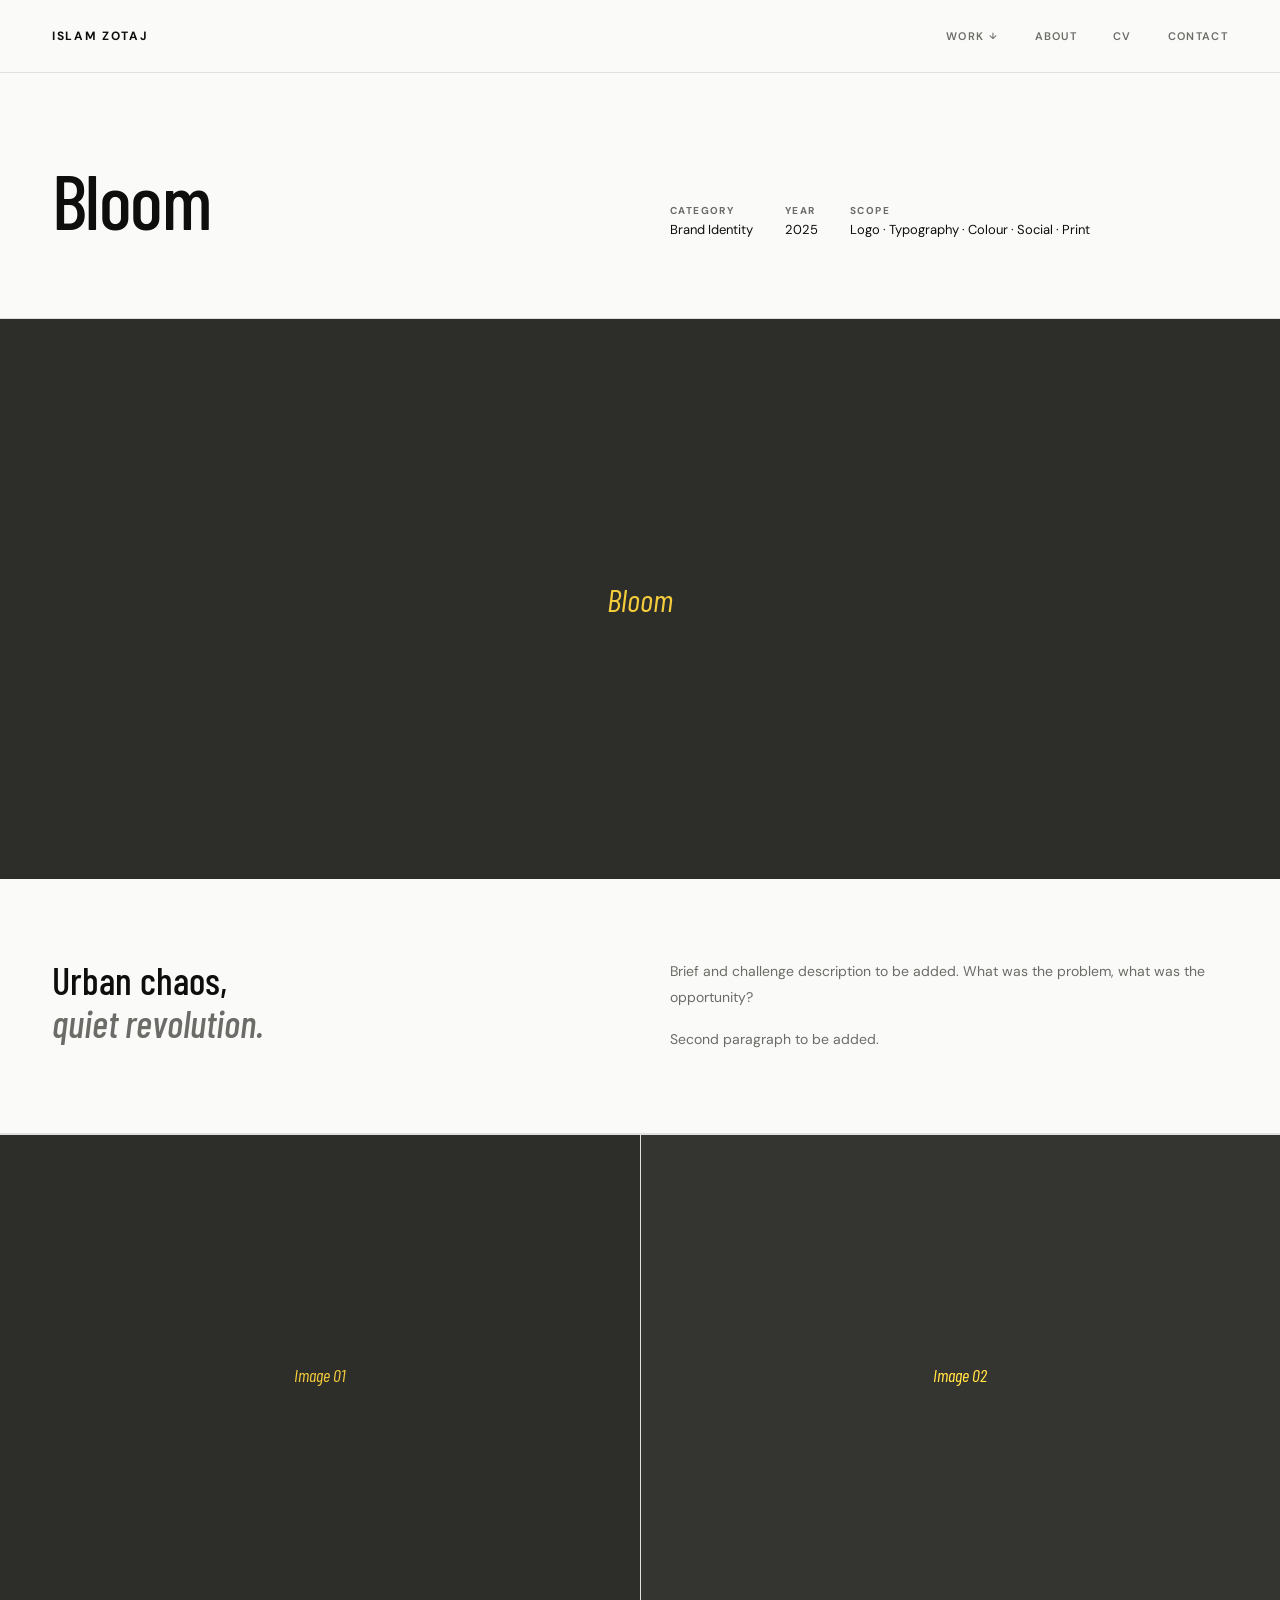
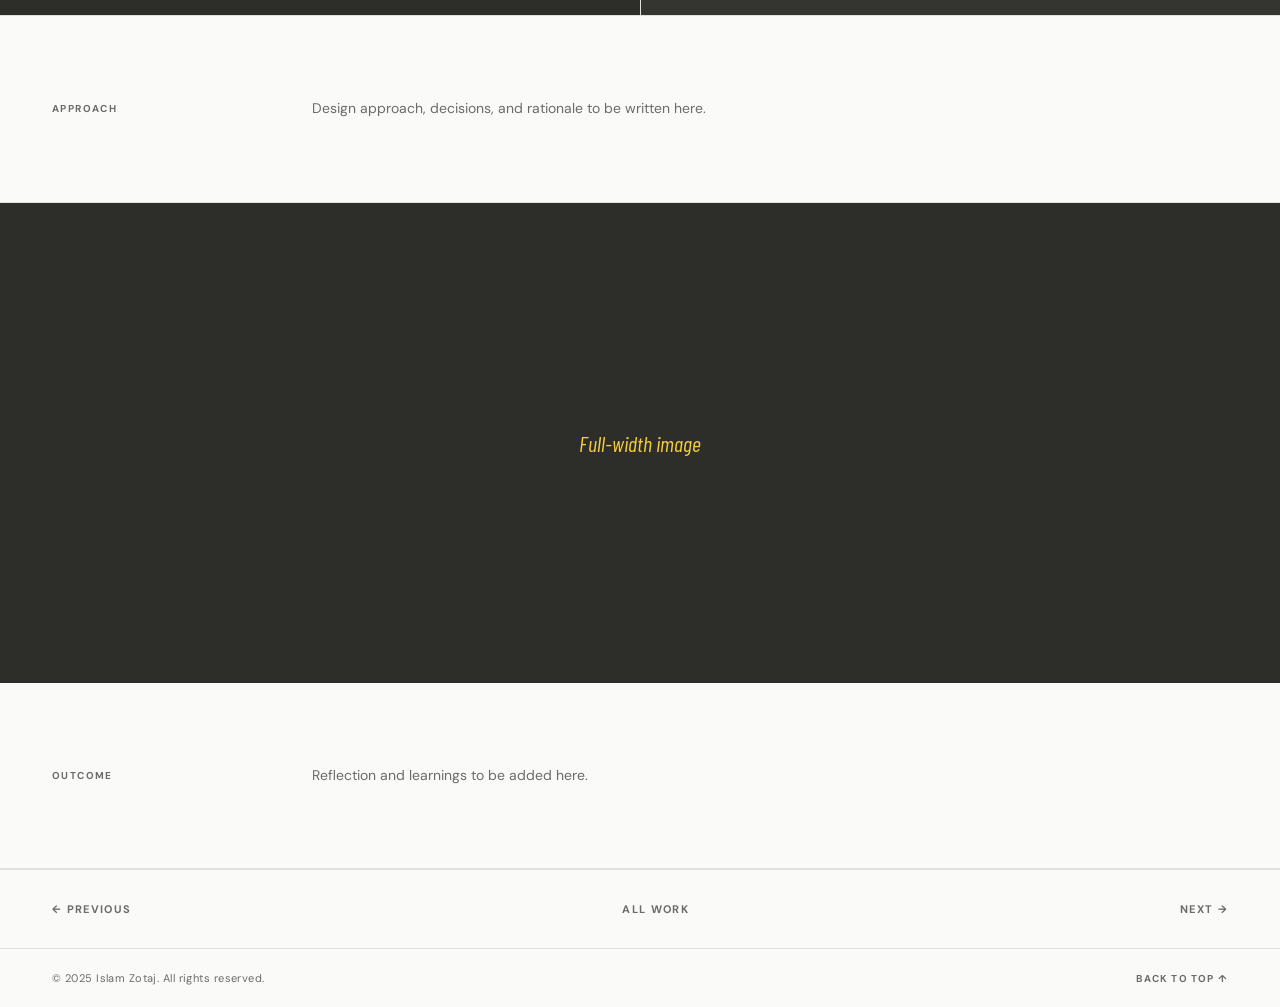
<file: work-bloom.html>
<!DOCTYPE html>
<html lang="en">
<head>
  <meta charset="UTF-8">
  <meta name="viewport" content="width=device-width, initial-scale=1.0">
  <title>Bloom — Islam Zotaj</title>
  <link rel="preconnect" href="https://fonts.googleapis.com">
  <link rel="preconnect" href="https://fonts.gstatic.com" crossorigin>
  <link href="https://fonts.googleapis.com/css2?family=Barlow+Condensed:ital,wght@0,400;0,500;0,600;0,700;1,400;1,600&family=DM+Sans:wght@300;400;500;600;700&display=swap" rel="stylesheet">
  <link rel="stylesheet" href="/style.css">
</head>
<body>
<nav id="nav">
  <a class="nav-name" href="/">Islam Zotaj</a>
  <div class="nav-right">
    <ul class="nav-links">
      <li class="nav-dropdown" id="workDropdown">
        <a id="workToggle">Work</a>
        <div class="dropdown-menu" id="dropdownMenu">
          <ul>
            <li><a href="/work-omnia">Omnia <span>Brand Identity</span></a></li>
            <li><a href="/work-batch">Batch <span>Editorial</span></a></li>
            <li><a href="/work-serene">Serene Pathways <span>Website</span></a></li>
            <li><a href="/work-bloom">Bloom <span>Brand Identity</span></a></li>
            <li><a href="/work-mother">Mother Puppers <span>Packaging</span></a></li>
          </ul>
        </div>
      </li>
      <li><a href="/about">About</a></li>
      <li><a href="/cv">CV</a></li>
      <li><a href="/contact">Contact</a></li>
    </ul>
  </div>
  <button class="burger" id="burger" aria-label="Menu">
    <span></span><span></span><span></span>
  </button>
</nav>

<div class="mobile-menu" id="mobileMenu">
  <ul class="mobile-menu-links">
    <li><a href="/">Home</a></li>
    <li>
      <span id="mobileWorkToggle">Work</span>
      <ul class="mobile-sub-links" id="mobileSubLinks">
        <li><a href="/work-omnia">Omnia</a></li>
        <li><a href="/work-batch">Batch</a></li>
        <li><a href="/work-serene">Serene Pathways</a></li>
        <li><a href="/work-bloom">Bloom</a></li>
        <li><a href="/work-mother">Mother Puppers</a></li>
      </ul>
    </li>
    <li><a href="/about">About</a></li>
    <li><a href="/cv">CV</a></li>
    <li><a href="/contact">Contact</a></li>
  </ul>
  <div class="mobile-menu-footer">
    <a href="https://www.behance.net" target="_blank">Behance</a>
    <a href="https://www.instagram.com/zotaj.design" target="_blank">Instagram</a>
    <a href="https://www.linkedin.com" target="_blank">LinkedIn</a>
  </div>
</div>

<div class="page-hero anim anim-d1">
  <h1 class="page-hero-title">Bloom</h1>
  <div>
    <p class="page-hero-sub" style="margin-bottom:28px;"><!-- ADD project description here --></p>
    <div style="display:flex;gap:32px;flex-wrap:wrap;">
      <div><p style="font-size:10px;font-weight:700;letter-spacing:.14em;text-transform:uppercase;color:var(--mid);margin-bottom:4px;">Category</p><p style="font-size:13px;">Brand Identity</p></div>
      <div><p style="font-size:10px;font-weight:700;letter-spacing:.14em;text-transform:uppercase;color:var(--mid);margin-bottom:4px;">Year</p><p style="font-size:13px;">2025</p></div>
      <div><p style="font-size:10px;font-weight:700;letter-spacing:.14em;text-transform:uppercase;color:var(--mid);margin-bottom:4px;">Scope</p><p style="font-size:13px;">Logo · Typography · Colour · Social · Print</p></div>
    </div>
  </div>
</div>
</div>

<div class="cs-image-full anim anim-d2" style="background:#2D2D2A;">
  <!-- Replace with: <img src="images/bloom-hero.jpg" alt="Bloom"> -->
  <div class="cs-image-placeholder" style="color:#F5CD3C;font-size:32px;font-style:italic;font-family:var(--serif);">Bloom</div>
</div>

<div class="cs-intro reveal">
  <h2 class="cs-intro-headline">Urban chaos,<br><em>quiet revolution.</em></h2>
  <div class="cs-intro-body">
    <!-- ADD TEXT HERE -->
    <p>Brief and challenge description to be added. What was the problem, what was the opportunity?</p>
    <p>Second paragraph to be added.</p>
  </div>
</div>

<div class="cs-image-grid reveal">
  <div class="cs-image-grid-item" style="background:#2D2D2A;">
    <!-- <img src="images/bloom-01.jpg" alt="Bloom detail"> -->
    <div class="cs-image-placeholder" style="color:#F5CD3C;">Image 01</div>
  </div>
  <div class="cs-image-grid-item" style="background:#2D2D2A;filter:brightness(1.15);">
    <!-- <img src="images/bloom-02.jpg" alt="Bloom detail"> -->
    <div class="cs-image-placeholder" style="color:#F5CD3C;">Image 02</div>
  </div>
</div>

<div class="cs-text-section reveal">
  <p class="cs-section-label">Approach</p>
  <div class="cs-section-body">
    <!-- ADD TEXT HERE -->
    <p>Design approach, decisions, and rationale to be written here.</p>
  </div>
</div>

<div class="cs-image-full reveal" style="background:#2D2D2A; aspect-ratio:16/6;">
  <!-- <img src="images/bloom-wide.jpg" alt="Bloom full spread"> -->
  <div class="cs-image-placeholder" style="color:#F5CD3C;font-size:22px;">Full-width image</div>
</div>

<div class="cs-text-section reveal">
  <p class="cs-section-label">Outcome</p>
  <div class="cs-section-body">
    <!-- ADD TEXT HERE -->
    <p>Reflection and learnings to be added here.</p>
  </div>
</div>

<div class="cs-nav">
  <a class="cs-nav-item" href="/work-serene"><span class="cs-nav-title">← Previous</span></a>
  <a class="cs-nav-home" href="/">All work</a>
  <a class="cs-nav-item" href="/work-mother"><span class="cs-nav-title">Next →</span></a>
</div>

<footer>
  <span class="footer-copy">© 2025 Islam Zotaj. All rights reserved.</span>
  <a class="footer-back" href="#top">Back to top ↑</a>
</footer><script>
document.addEventListener('DOMContentLoaded', function() {
  var nav = document.getElementById('nav');
  if (nav) { window.addEventListener('scroll', function() { nav.classList.toggle('scrolled', window.scrollY > 40); }, { passive: true }); }
  var wd = document.getElementById('workDropdown'), wt = document.getElementById('workToggle');
  if (wd && wt) {
    wt.addEventListener('mouseenter', function() { wd.classList.add('open'); });
    wd.addEventListener('mouseleave', function() { wd.classList.remove('open'); });
    wt.addEventListener('click', function(e) { e.stopPropagation(); wd.classList.toggle('open'); });
    document.addEventListener('click', function(e) { if (!wd.contains(e.target)) wd.classList.remove('open'); });
  }
  var b = document.getElementById('burger'), mm = document.getElementById('mobileMenu');
  if (b && mm) {
    b.addEventListener('click', function() {
      b.classList.toggle('open'); mm.classList.toggle('open');
      document.body.style.overflow = mm.classList.contains('open') ? 'hidden' : '';
    });
    mm.querySelectorAll('a').forEach(function(l) {
      l.addEventListener('click', function() { b.classList.remove('open'); mm.classList.remove('open'); document.body.style.overflow = ''; });
    });
  }
  var mwt = document.getElementById('mobileWorkToggle'), msl = document.getElementById('mobileSubLinks');
  if (mwt && msl) { mwt.addEventListener('click', function() { msl.classList.toggle('open'); }); }
  var rs = document.createElement('style');
  rs.textContent = '.reveal{opacity:0;transform:translateY(18px);transition:opacity .7s ease,transform .7s ease}.reveal.revealed{opacity:1!important;transform:none!important}';
  document.head.appendChild(rs);
  if ('IntersectionObserver' in window) {
    var obs = new IntersectionObserver(function(entries) {
      entries.forEach(function(e) { if (e.isIntersecting) { e.target.classList.add('revealed'); obs.unobserve(e.target); } });
    }, { threshold: 0.08 });
    document.querySelectorAll('.reveal').forEach(function(el) { obs.observe(el); });
  } else { document.querySelectorAll('.reveal').forEach(function(el) { el.classList.add('revealed'); }); }
});
</script>
</body>
</html>
</file>
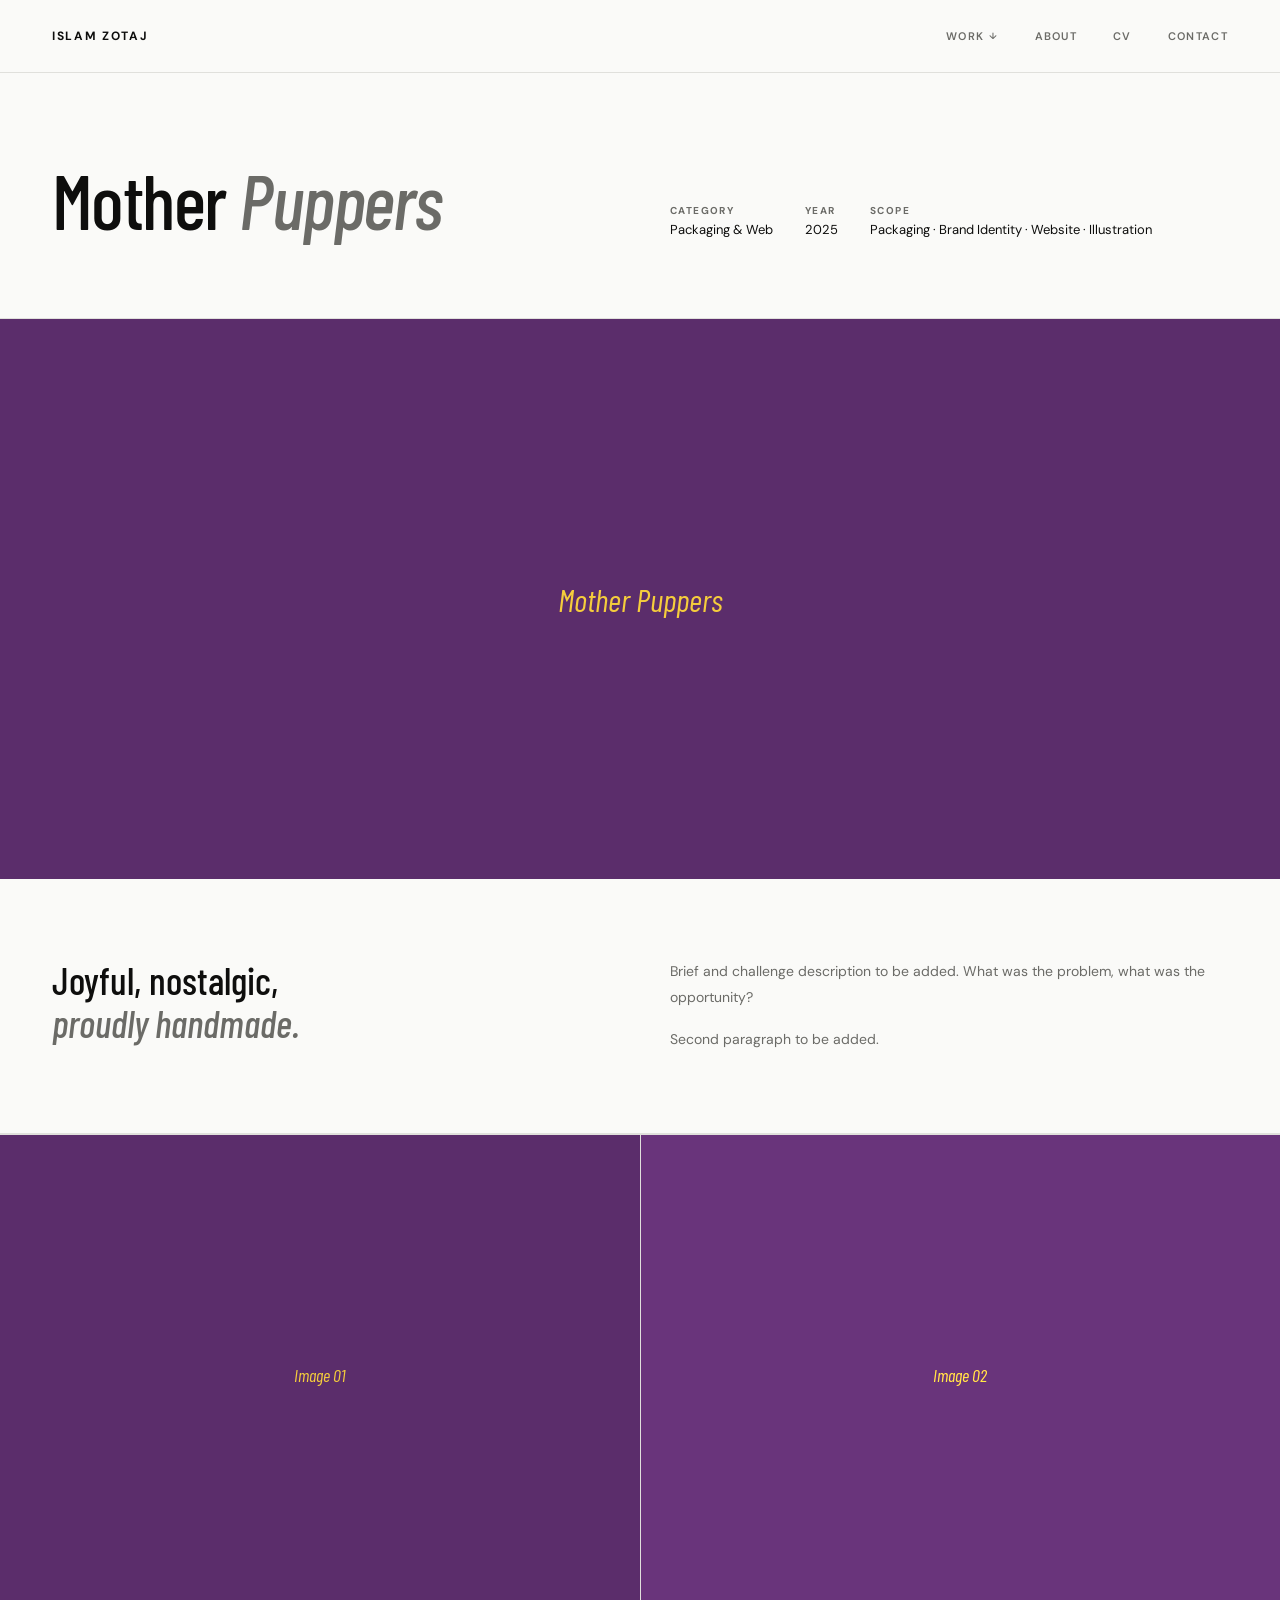
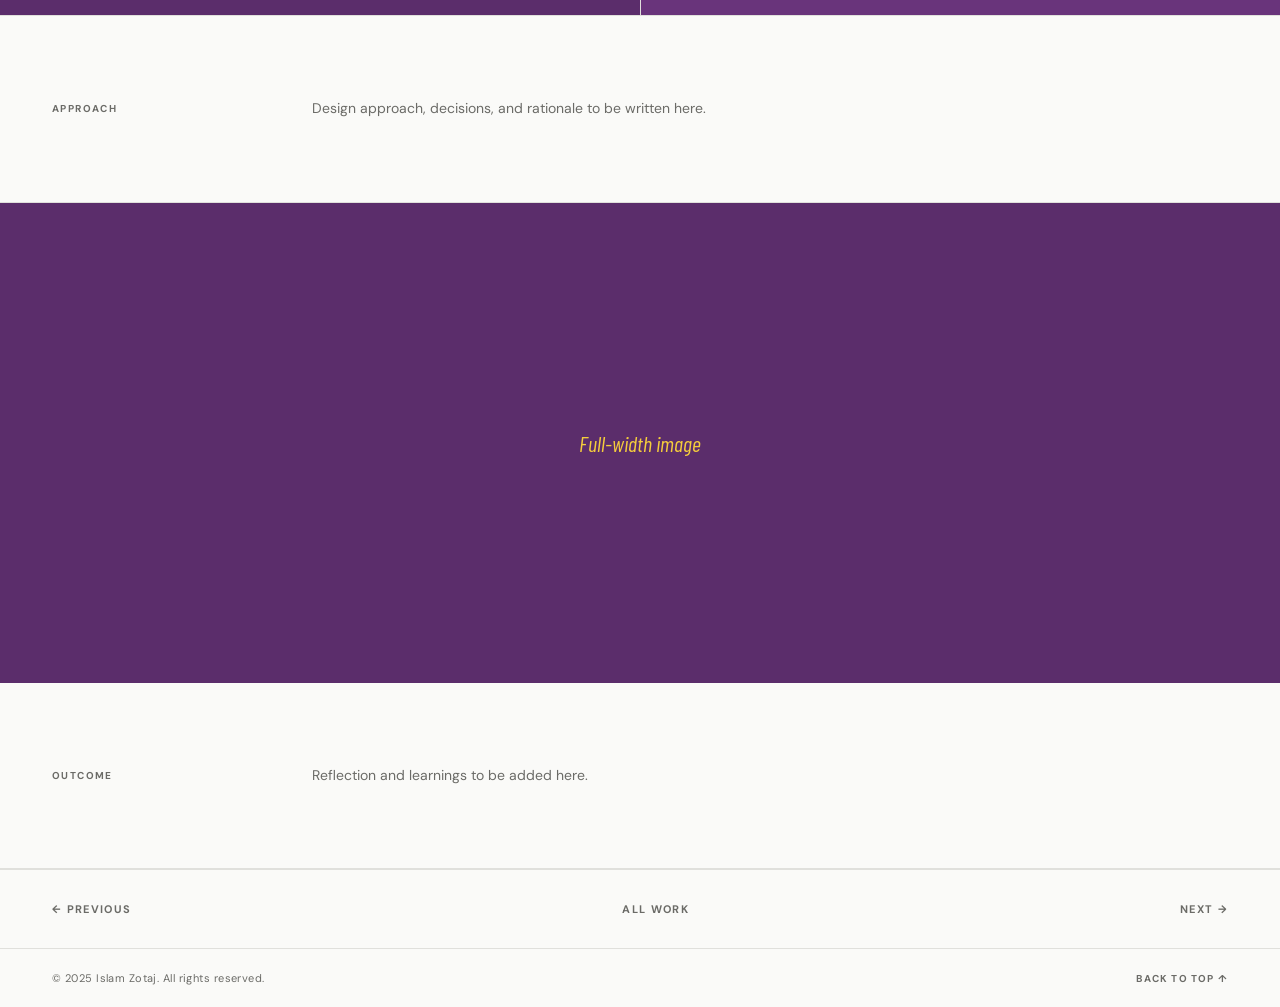
<file: work-mother.html>
<!DOCTYPE html>
<html lang="en">
<head>
  <meta charset="UTF-8">
  <meta name="viewport" content="width=device-width, initial-scale=1.0">
  <title>Mother Puppers — Islam Zotaj</title>
  <link rel="preconnect" href="https://fonts.googleapis.com">
  <link rel="preconnect" href="https://fonts.gstatic.com" crossorigin>
  <link href="https://fonts.googleapis.com/css2?family=Barlow+Condensed:ital,wght@0,400;0,500;0,600;0,700;1,400;1,600&family=DM+Sans:wght@300;400;500;600;700&display=swap" rel="stylesheet">
  <link rel="stylesheet" href="/style.css">
</head>
<body>
<nav id="nav">
  <a class="nav-name" href="/">Islam Zotaj</a>
  <div class="nav-right">
    <ul class="nav-links">
      <li class="nav-dropdown" id="workDropdown">
        <a id="workToggle">Work</a>
        <div class="dropdown-menu" id="dropdownMenu">
          <ul>
            <li><a href="/work-omnia">Omnia <span>Brand Identity</span></a></li>
            <li><a href="/work-batch">Batch <span>Editorial</span></a></li>
            <li><a href="/work-serene">Serene Pathways <span>Website</span></a></li>
            <li><a href="/work-bloom">Bloom <span>Brand Identity</span></a></li>
            <li><a href="/work-mother">Mother Puppers <span>Packaging</span></a></li>
          </ul>
        </div>
      </li>
      <li><a href="/about">About</a></li>
      <li><a href="/cv">CV</a></li>
      <li><a href="/contact">Contact</a></li>
    </ul>
  </div>
  <button class="burger" id="burger" aria-label="Menu">
    <span></span><span></span><span></span>
  </button>
</nav>

<div class="mobile-menu" id="mobileMenu">
  <ul class="mobile-menu-links">
    <li><a href="/">Home</a></li>
    <li>
      <span id="mobileWorkToggle">Work</span>
      <ul class="mobile-sub-links" id="mobileSubLinks">
        <li><a href="/work-omnia">Omnia</a></li>
        <li><a href="/work-batch">Batch</a></li>
        <li><a href="/work-serene">Serene Pathways</a></li>
        <li><a href="/work-bloom">Bloom</a></li>
        <li><a href="/work-mother">Mother Puppers</a></li>
      </ul>
    </li>
    <li><a href="/about">About</a></li>
    <li><a href="/cv">CV</a></li>
    <li><a href="/contact">Contact</a></li>
  </ul>
  <div class="mobile-menu-footer">
    <a href="https://www.behance.net" target="_blank">Behance</a>
    <a href="https://www.instagram.com/zotaj.design" target="_blank">Instagram</a>
    <a href="https://www.linkedin.com" target="_blank">LinkedIn</a>
  </div>
</div>

<div class="page-hero anim anim-d1">
  <h1 class="page-hero-title">Mother <em>Puppers</em></h1>
  <div>
    <p class="page-hero-sub" style="margin-bottom:28px;"><!-- ADD project description here --></p>
    <div style="display:flex;gap:32px;flex-wrap:wrap;">
      <div><p style="font-size:10px;font-weight:700;letter-spacing:.14em;text-transform:uppercase;color:var(--mid);margin-bottom:4px;">Category</p><p style="font-size:13px;">Packaging & Web</p></div>
      <div><p style="font-size:10px;font-weight:700;letter-spacing:.14em;text-transform:uppercase;color:var(--mid);margin-bottom:4px;">Year</p><p style="font-size:13px;">2025</p></div>
      <div><p style="font-size:10px;font-weight:700;letter-spacing:.14em;text-transform:uppercase;color:var(--mid);margin-bottom:4px;">Scope</p><p style="font-size:13px;">Packaging · Brand Identity · Website · Illustration</p></div>
    </div>
  </div>
</div>
</div>

<div class="cs-image-full anim anim-d2" style="background:#5B2D6B;">
  <!-- Replace with: <img src="images/mother-hero.jpg" alt="Mother Puppers"> -->
  <div class="cs-image-placeholder" style="color:#F5CD3C;font-size:32px;font-style:italic;font-family:var(--serif);">Mother Puppers</div>
</div>

<div class="cs-intro reveal">
  <h2 class="cs-intro-headline">Joyful, nostalgic,<br><em>proudly handmade.</em></h2>
  <div class="cs-intro-body">
    <!-- ADD TEXT HERE -->
    <p>Brief and challenge description to be added. What was the problem, what was the opportunity?</p>
    <p>Second paragraph to be added.</p>
  </div>
</div>

<div class="cs-image-grid reveal">
  <div class="cs-image-grid-item" style="background:#5B2D6B;">
    <!-- <img src="images/mother-01.jpg" alt="Mother Puppers detail"> -->
    <div class="cs-image-placeholder" style="color:#F5CD3C;">Image 01</div>
  </div>
  <div class="cs-image-grid-item" style="background:#5B2D6B;filter:brightness(1.15);">
    <!-- <img src="images/mother-02.jpg" alt="Mother Puppers detail"> -->
    <div class="cs-image-placeholder" style="color:#F5CD3C;">Image 02</div>
  </div>
</div>

<div class="cs-text-section reveal">
  <p class="cs-section-label">Approach</p>
  <div class="cs-section-body">
    <!-- ADD TEXT HERE -->
    <p>Design approach, decisions, and rationale to be written here.</p>
  </div>
</div>

<div class="cs-image-full reveal" style="background:#5B2D6B; aspect-ratio:16/6;">
  <!-- <img src="images/mother-wide.jpg" alt="Mother Puppers full spread"> -->
  <div class="cs-image-placeholder" style="color:#F5CD3C;font-size:22px;">Full-width image</div>
</div>

<div class="cs-text-section reveal">
  <p class="cs-section-label">Outcome</p>
  <div class="cs-section-body">
    <!-- ADD TEXT HERE -->
    <p>Reflection and learnings to be added here.</p>
  </div>
</div>

<div class="cs-nav">
  <a class="cs-nav-item" href="/work-bloom"><span class="cs-nav-title">← Previous</span></a>
  <a class="cs-nav-home" href="/">All work</a>
  <a class="cs-nav-item" href="/work-omnia"><span class="cs-nav-title">Next →</span></a>
</div>

<footer>
  <span class="footer-copy">© 2025 Islam Zotaj. All rights reserved.</span>
  <a class="footer-back" href="#top">Back to top ↑</a>
</footer><script>
document.addEventListener('DOMContentLoaded', function() {
  var nav = document.getElementById('nav');
  if (nav) { window.addEventListener('scroll', function() { nav.classList.toggle('scrolled', window.scrollY > 40); }, { passive: true }); }
  var wd = document.getElementById('workDropdown'), wt = document.getElementById('workToggle');
  if (wd && wt) {
    wt.addEventListener('mouseenter', function() { wd.classList.add('open'); });
    wd.addEventListener('mouseleave', function() { wd.classList.remove('open'); });
    wt.addEventListener('click', function(e) { e.stopPropagation(); wd.classList.toggle('open'); });
    document.addEventListener('click', function(e) { if (!wd.contains(e.target)) wd.classList.remove('open'); });
  }
  var b = document.getElementById('burger'), mm = document.getElementById('mobileMenu');
  if (b && mm) {
    b.addEventListener('click', function() {
      b.classList.toggle('open'); mm.classList.toggle('open');
      document.body.style.overflow = mm.classList.contains('open') ? 'hidden' : '';
    });
    mm.querySelectorAll('a').forEach(function(l) {
      l.addEventListener('click', function() { b.classList.remove('open'); mm.classList.remove('open'); document.body.style.overflow = ''; });
    });
  }
  var mwt = document.getElementById('mobileWorkToggle'), msl = document.getElementById('mobileSubLinks');
  if (mwt && msl) { mwt.addEventListener('click', function() { msl.classList.toggle('open'); }); }
  var rs = document.createElement('style');
  rs.textContent = '.reveal{opacity:0;transform:translateY(18px);transition:opacity .7s ease,transform .7s ease}.reveal.revealed{opacity:1!important;transform:none!important}';
  document.head.appendChild(rs);
  if ('IntersectionObserver' in window) {
    var obs = new IntersectionObserver(function(entries) {
      entries.forEach(function(e) { if (e.isIntersecting) { e.target.classList.add('revealed'); obs.unobserve(e.target); } });
    }, { threshold: 0.08 });
    document.querySelectorAll('.reveal').forEach(function(el) { obs.observe(el); });
  } else { document.querySelectorAll('.reveal').forEach(function(el) { el.classList.add('revealed'); }); }
});
</script>
</body>
</html>
</file>
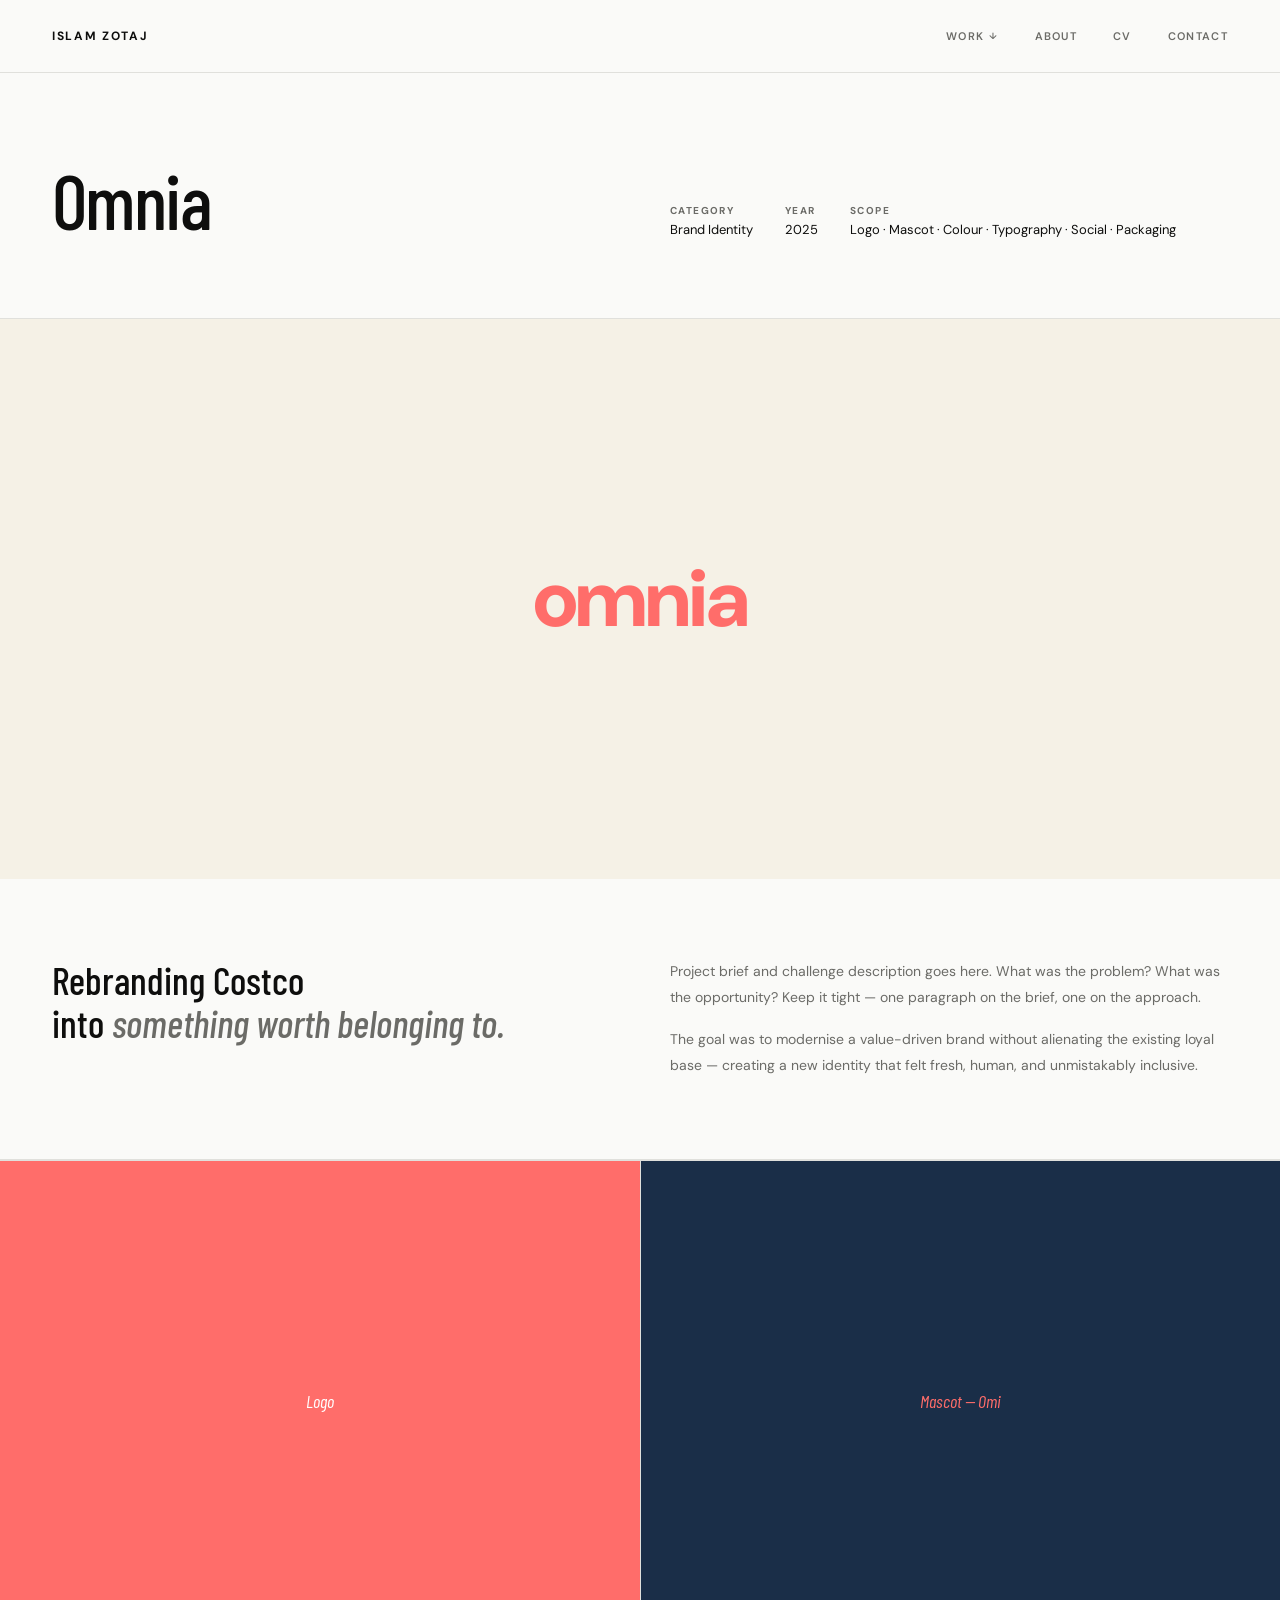
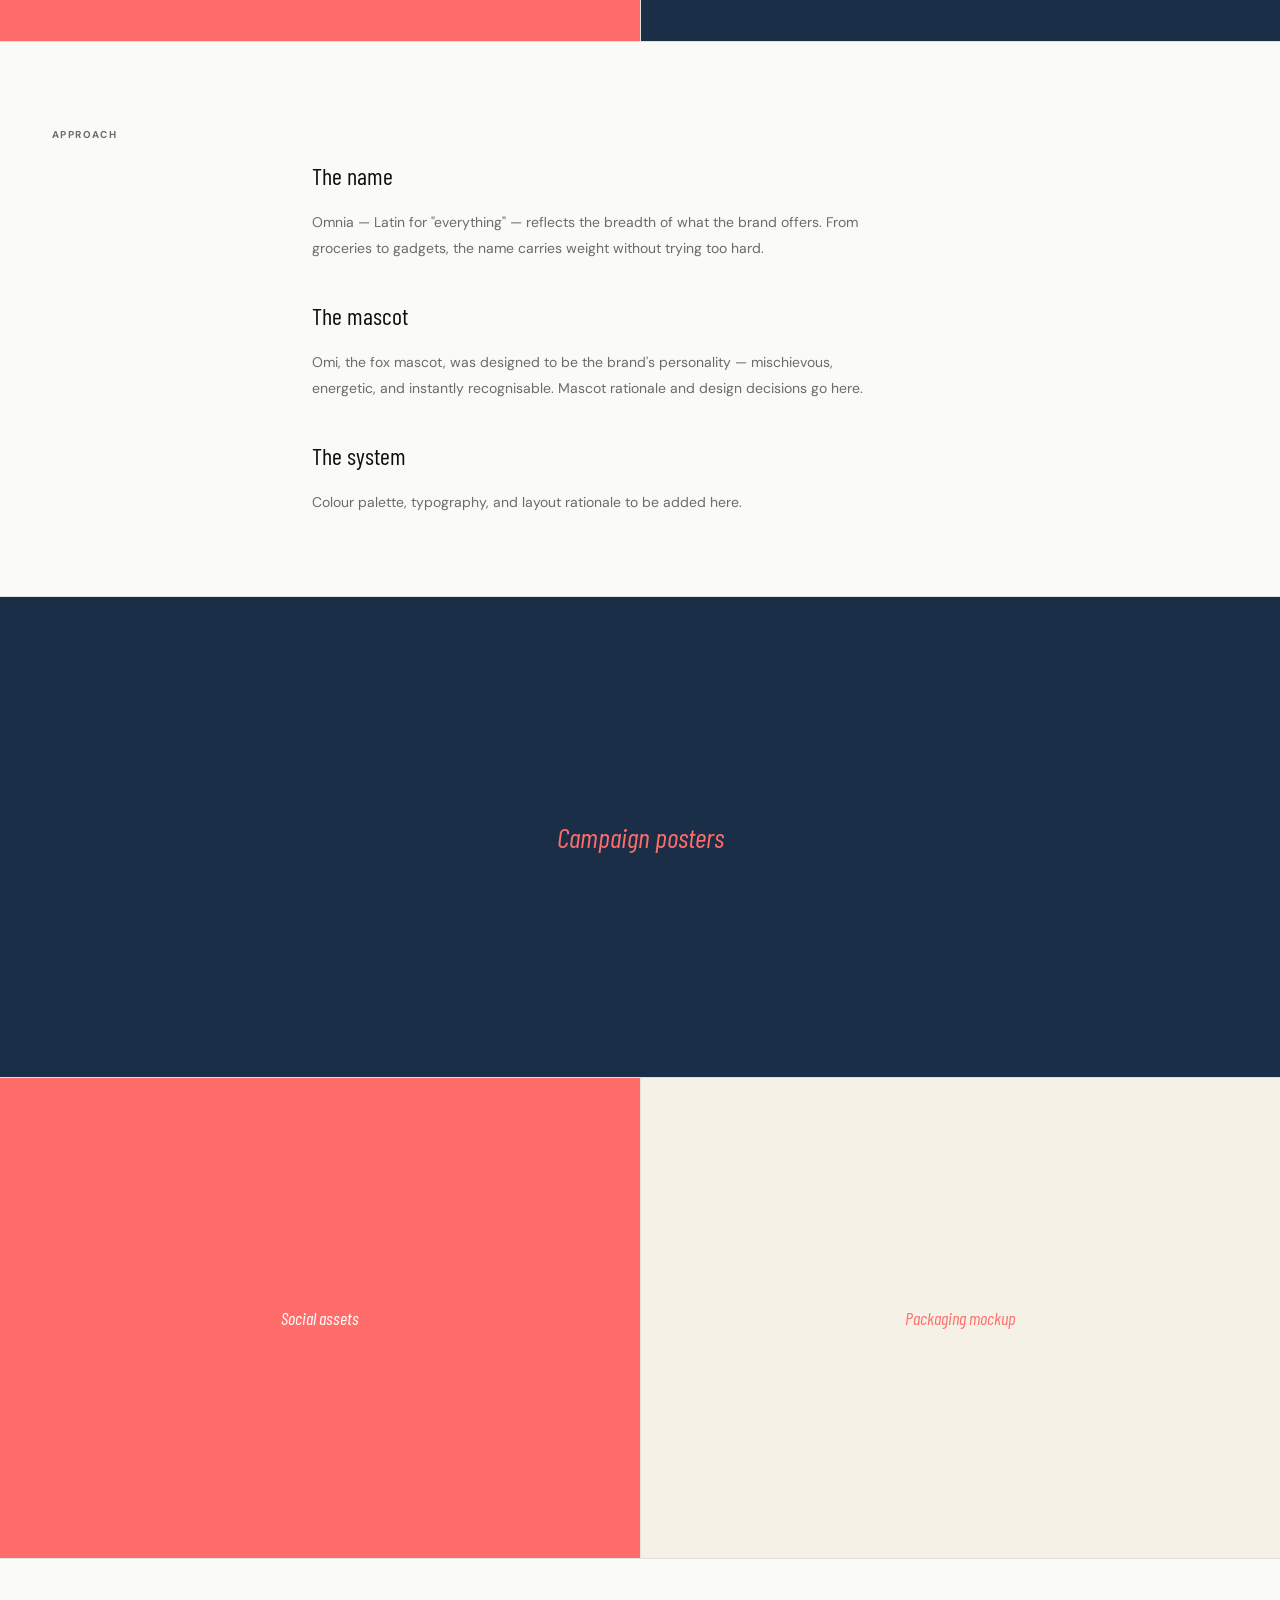
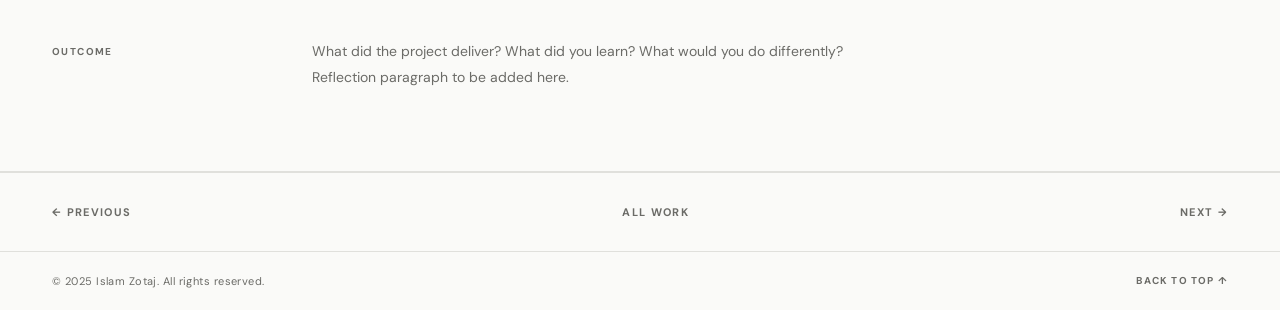
<file: work-omnia.html>
<!DOCTYPE html>
<html lang="en">
<head>
  <meta charset="UTF-8">
  <meta name="viewport" content="width=device-width, initial-scale=1.0">
  <title>Omnia — Islam Zotaj</title>
  <link rel="preconnect" href="https://fonts.googleapis.com">
  <link rel="preconnect" href="https://fonts.gstatic.com" crossorigin>
  <link href="https://fonts.googleapis.com/css2?family=Barlow+Condensed:ital,wght@0,400;0,500;0,600;0,700;1,400;1,600&family=DM+Sans:wght@300;400;500;600;700&display=swap" rel="stylesheet">
  <link rel="stylesheet" href="/style.css">
</head>
<body>

<nav id="nav">
  <a class="nav-name" href="/">Islam Zotaj</a>
  <div class="nav-right">
    <ul class="nav-links">
      <li class="nav-dropdown" id="workDropdown">
        <a id="workToggle">Work</a>
        <div class="dropdown-menu" id="dropdownMenu">
          <ul>
            <li><a href="/work-omnia">Omnia <span>Brand Identity</span></a></li>
            <li><a href="/work-batch">Batch <span>Editorial</span></a></li>
            <li><a href="/work-serene">Serene Pathways <span>Website</span></a></li>
            <li><a href="/work-bloom">Bloom <span>Brand Identity</span></a></li>
            <li><a href="/work-mother">Mother Puppers <span>Packaging</span></a></li>
          </ul>
        </div>
      </li>
      <li><a href="/about">About</a></li>
      <li><a href="/cv">CV</a></li>
      <li><a href="/contact">Contact</a></li>
    </ul>
  </div>
  <button class="burger" id="burger" aria-label="Menu">
    <span></span><span></span><span></span>
  </button>
</nav>

<div class="mobile-menu" id="mobileMenu">
  <ul class="mobile-menu-links">
    <li><a href="/">Home</a></li>
    <li>
      <span id="mobileWorkToggle">Work</span>
      <ul class="mobile-sub-links" id="mobileSubLinks">
        <li><a href="/work-omnia">Omnia</a></li>
        <li><a href="/work-batch">Batch</a></li>
        <li><a href="/work-serene">Serene Pathways</a></li>
        <li><a href="/work-bloom">Bloom</a></li>
        <li><a href="/work-mother">Mother Puppers</a></li>
      </ul>
    </li>
    <li><a href="/about">About</a></li>
    <li><a href="/cv">CV</a></li>
    <li><a href="/contact">Contact</a></li>
  </ul>
  <div class="mobile-menu-footer">
    <a href="https://www.behance.net" target="_blank">Behance</a>
    <a href="https://www.instagram.com/zotaj.design" target="_blank">Instagram</a>
    <a href="https://www.linkedin.com" target="_blank">LinkedIn</a>
  </div>
</div>

<!-- PROJECT HEADER -->
<div class="page-hero anim anim-d1">
  <h1 class="page-hero-title">Omnia</h1>
  <div>
    <p class="page-hero-sub" style="margin-bottom:28px;"><!-- ADD project description here --></p>
    <div style="display:flex;gap:32px;flex-wrap:wrap;">
      <div><p style="font-size:10px;font-weight:700;letter-spacing:.14em;text-transform:uppercase;color:var(--mid);margin-bottom:4px;">Category</p><p style="font-size:13px;">Brand Identity</p></div>
      <div><p style="font-size:10px;font-weight:700;letter-spacing:.14em;text-transform:uppercase;color:var(--mid);margin-bottom:4px;">Year</p><p style="font-size:13px;">2025</p></div>
      <div><p style="font-size:10px;font-weight:700;letter-spacing:.14em;text-transform:uppercase;color:var(--mid);margin-bottom:4px;">Scope</p><p style="font-size:13px;">Logo · Mascot · Colour · Typography · Social · Packaging</p></div>
    </div>
  </div>
</div>
</div>

<!-- HERO IMAGE -->
<div class="cs-image-full anim anim-d2" style="background:#F5F1E6;">
  <!-- Replace with: <img src="images/omnia-hero.jpg" alt="Omnia brand identity"> -->
  <div class="cs-image-placeholder" style="font-size:80px;font-style:normal;font-family:var(--sans);font-weight:800;color:#FF6D6A;letter-spacing:-.03em;">omnia</div>
</div>

<!-- INTRO -->
<div class="cs-intro reveal">
  <h2 class="cs-intro-headline">Rebranding Costco<br>into <em>something worth belonging to.</em></h2>
  <div class="cs-intro-body">
    <!-- ADD TEXT HERE -->
    <p>Project brief and challenge description goes here. What was the problem? What was the opportunity? Keep it tight — one paragraph on the brief, one on the approach.</p>
    <p>The goal was to modernise a value-driven brand without alienating the existing loyal base — creating a new identity that felt fresh, human, and unmistakably inclusive.</p>
  </div>
</div>

<!-- IMAGE GRID -->
<div class="cs-image-grid reveal">
  <div class="cs-image-grid-item" style="background:#FF6D6A;">
    <!-- <img src="images/omnia-logo.jpg" alt="Omnia logo"> -->
    <div class="cs-image-placeholder" style="color:white;">Logo</div>
  </div>
  <div class="cs-image-grid-item" style="background:#1A2E48;">
    <!-- <img src="images/omnia-mascot.jpg" alt="Omi mascot"> -->
    <div class="cs-image-placeholder" style="color:#FF6D6A;">Mascot — Omi</div>
  </div>
</div>

<!-- TEXT: APPROACH -->
<div class="cs-text-section reveal">
  <p class="cs-section-label">Approach</p>
  <div class="cs-section-body">
    <!-- ADD TEXT HERE -->
    <h3>The name</h3>
    <p>Omnia — Latin for "everything" — reflects the breadth of what the brand offers. From groceries to gadgets, the name carries weight without trying too hard.</p>
    <h3>The mascot</h3>
    <p>Omi, the fox mascot, was designed to be the brand's personality — mischievous, energetic, and instantly recognisable. Mascot rationale and design decisions go here.</p>
    <h3>The system</h3>
    <p>Colour palette, typography, and layout rationale to be added here.</p>
  </div>
</div>

<!-- FULL IMAGE -->
<div class="cs-image-full reveal" style="background:#1A2E48; aspect-ratio:16/6;">
  <!-- <img src="images/omnia-campaign.jpg" alt="Omnia campaign"> -->
  <div class="cs-image-placeholder" style="color:#FF6D6A;font-size:28px;">Campaign posters</div>
</div>

<!-- IMAGE GRID 2 -->
<div class="cs-image-grid reveal">
  <div class="cs-image-grid-item" style="background:#FF6D6A;">
    <div class="cs-image-placeholder" style="color:white;">Social assets</div>
  </div>
  <div class="cs-image-grid-item" style="background:#F5F1E6;">
    <div class="cs-image-placeholder" style="color:#FF6D6A;">Packaging mockup</div>
  </div>
</div>

<!-- TEXT: OUTCOME -->
<div class="cs-text-section reveal">
  <p class="cs-section-label">Outcome</p>
  <div class="cs-section-body">
    <!-- ADD TEXT HERE -->
    <p>What did the project deliver? What did you learn? What would you do differently? Reflection paragraph to be added here.</p>
  </div>
</div>

<!-- PREV / NEXT -->
<div class="cs-nav">
  <a class="cs-nav-item" href="/work-mother"><span class="cs-nav-title">← Previous</span></a>
  <a class="cs-nav-home" href="/">All work</a>
  <a class="cs-nav-item" href="/work-batch"><span class="cs-nav-title">Next →</span></a>
</div>

<footer>
  <span class="footer-copy">© 2025 Islam Zotaj. All rights reserved.</span>
  <a class="footer-back" href="#top">Back to top ↑</a>
</footer>
<script>
document.addEventListener('DOMContentLoaded', function() {
  var nav = document.getElementById('nav');
  if (nav) { window.addEventListener('scroll', function() { nav.classList.toggle('scrolled', window.scrollY > 40); }, { passive: true }); }
  var wd = document.getElementById('workDropdown'), wt = document.getElementById('workToggle');
  if (wd && wt) {
    wt.addEventListener('mouseenter', function() { wd.classList.add('open'); });
    wd.addEventListener('mouseleave', function() { wd.classList.remove('open'); });
    wt.addEventListener('click', function(e) { e.stopPropagation(); wd.classList.toggle('open'); });
    document.addEventListener('click', function(e) { if (!wd.contains(e.target)) wd.classList.remove('open'); });
  }
  var b = document.getElementById('burger'), mm = document.getElementById('mobileMenu');
  if (b && mm) {
    b.addEventListener('click', function() {
      b.classList.toggle('open'); mm.classList.toggle('open');
      document.body.style.overflow = mm.classList.contains('open') ? 'hidden' : '';
    });
    mm.querySelectorAll('a').forEach(function(l) {
      l.addEventListener('click', function() { b.classList.remove('open'); mm.classList.remove('open'); document.body.style.overflow = ''; });
    });
  }
  var mwt = document.getElementById('mobileWorkToggle'), msl = document.getElementById('mobileSubLinks');
  if (mwt && msl) { mwt.addEventListener('click', function() { msl.classList.toggle('open'); }); }
  var rs = document.createElement('style');
  rs.textContent = '.reveal{opacity:0;transform:translateY(18px);transition:opacity .7s ease,transform .7s ease}.reveal.revealed{opacity:1!important;transform:none!important}';
  document.head.appendChild(rs);
  if ('IntersectionObserver' in window) {
    var obs = new IntersectionObserver(function(entries) {
      entries.forEach(function(e) { if (e.isIntersecting) { e.target.classList.add('revealed'); obs.unobserve(e.target); } });
    }, { threshold: 0.08 });
    document.querySelectorAll('.reveal').forEach(function(el) { obs.observe(el); });
  } else { document.querySelectorAll('.reveal').forEach(function(el) { el.classList.add('revealed'); }); }
});
</script>
</body>
</html>
</file>
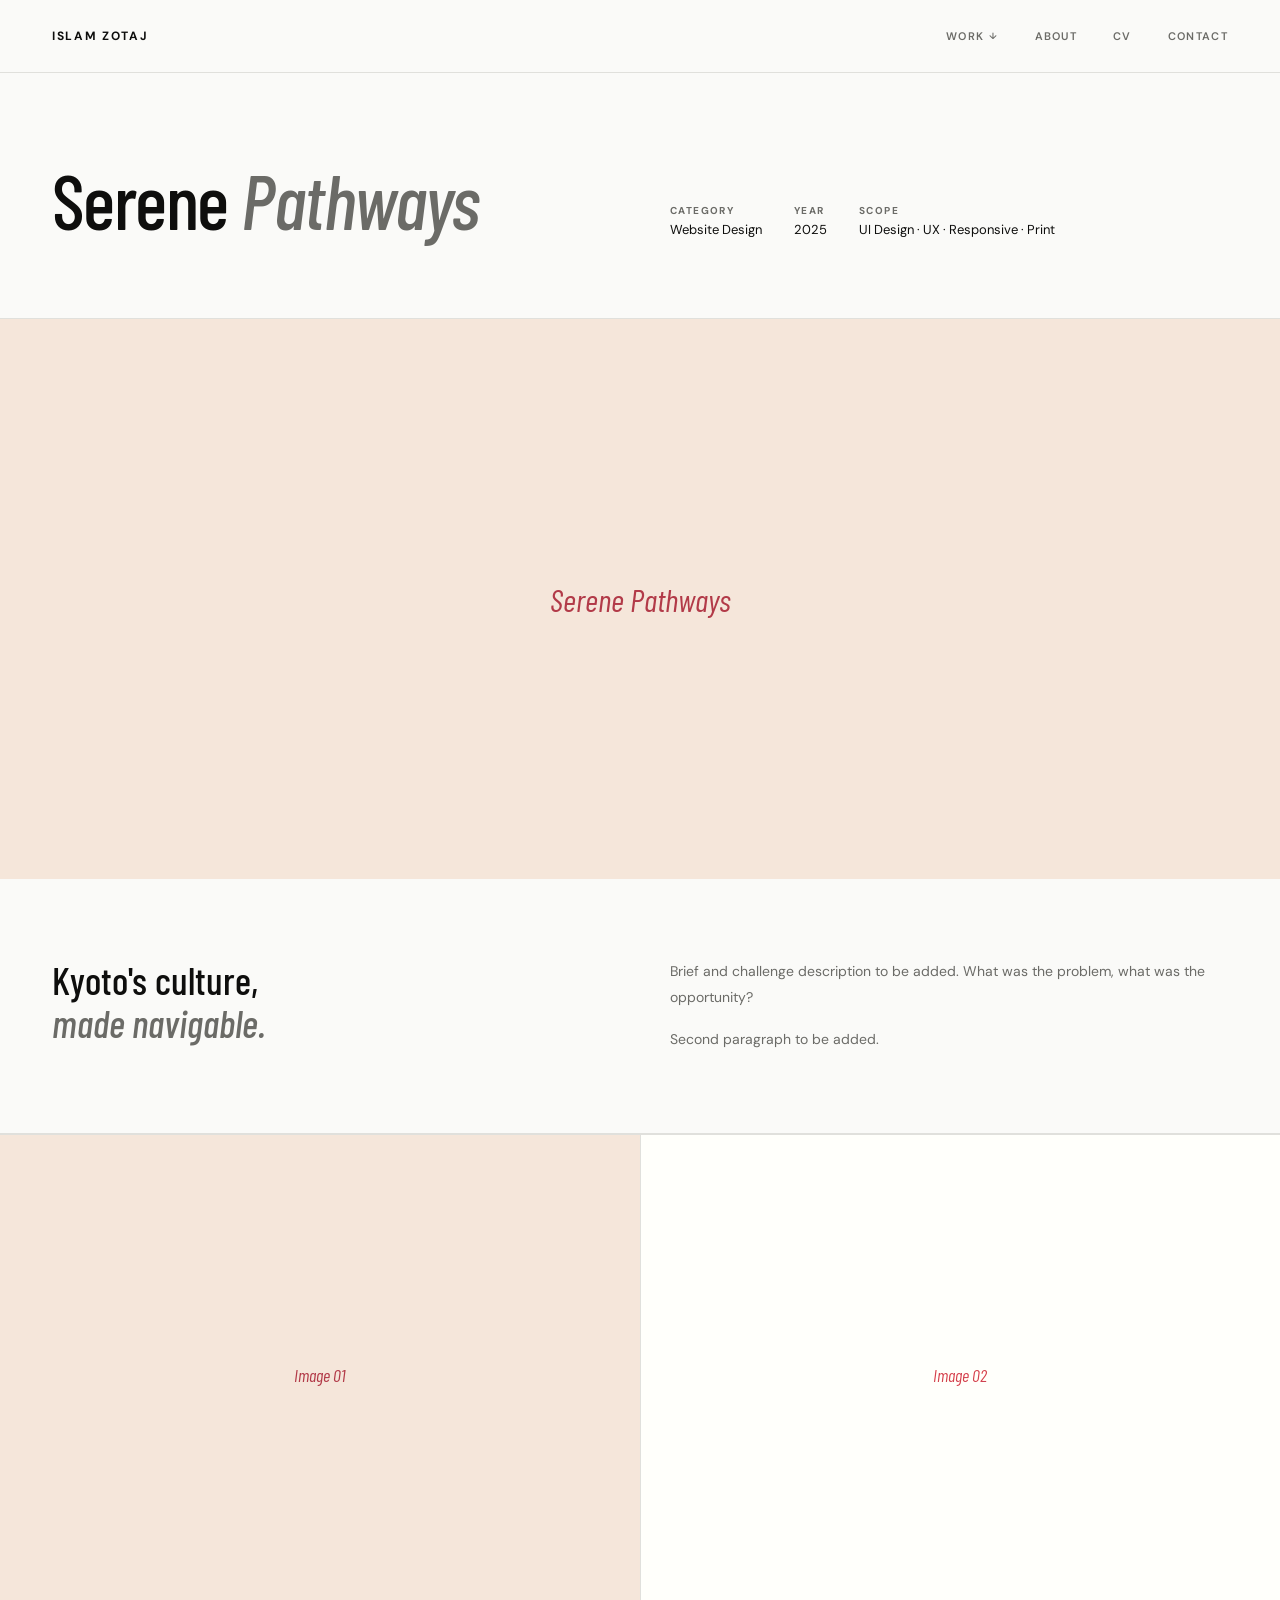
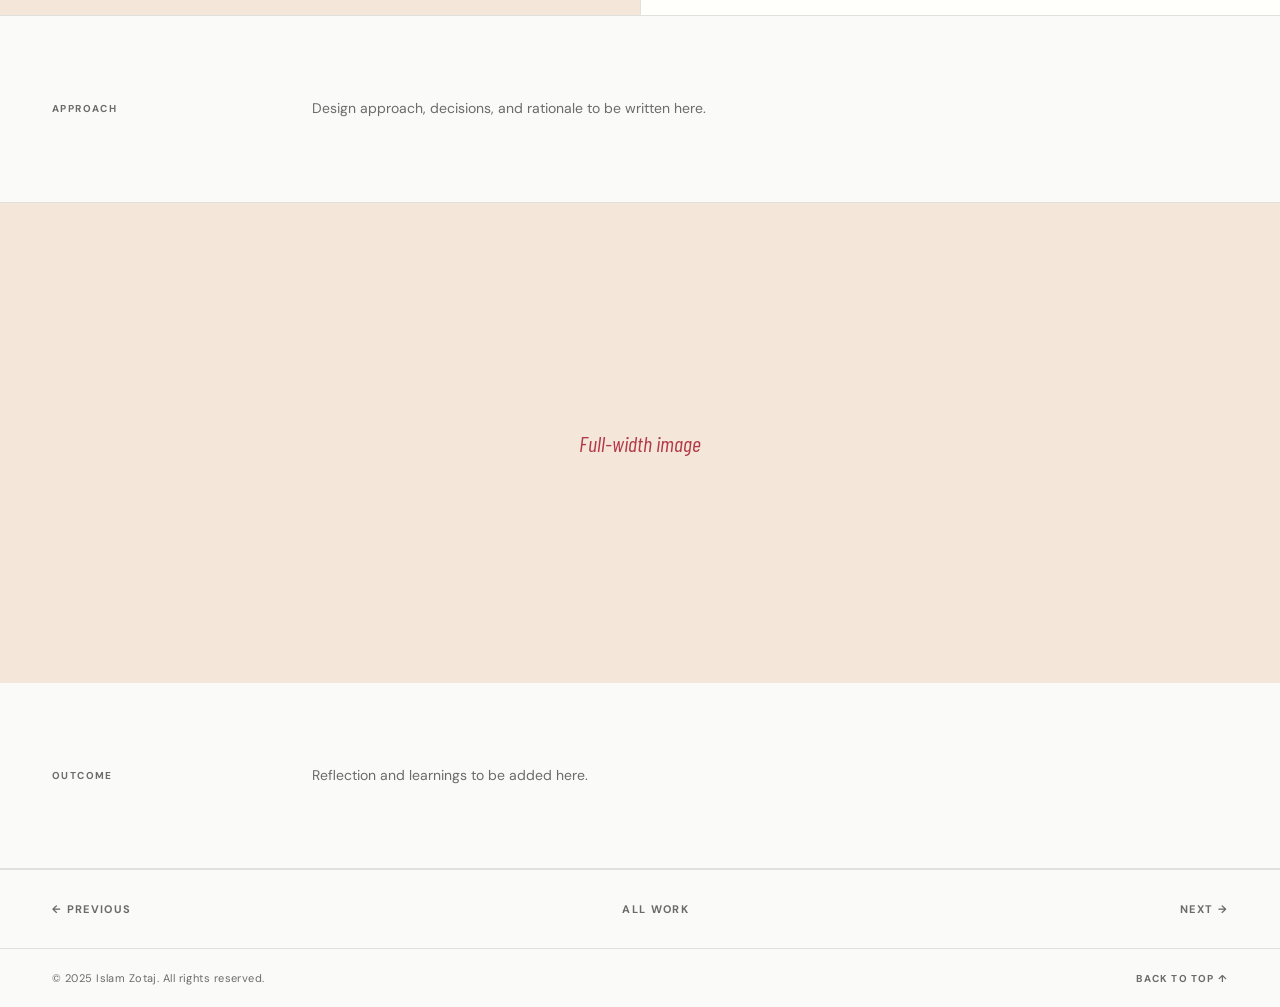
<file: work-serene.html>
<!DOCTYPE html>
<html lang="en">
<head>
  <meta charset="UTF-8">
  <meta name="viewport" content="width=device-width, initial-scale=1.0">
  <title>Serene Pathways — Islam Zotaj</title>
  <link rel="preconnect" href="https://fonts.googleapis.com">
  <link rel="preconnect" href="https://fonts.gstatic.com" crossorigin>
  <link href="https://fonts.googleapis.com/css2?family=Barlow+Condensed:ital,wght@0,400;0,500;0,600;0,700;1,400;1,600&family=DM+Sans:wght@300;400;500;600;700&display=swap" rel="stylesheet">
  <link rel="stylesheet" href="/style.css">
</head>
<body>
<nav id="nav">
  <a class="nav-name" href="/">Islam Zotaj</a>
  <div class="nav-right">
    <ul class="nav-links">
      <li class="nav-dropdown" id="workDropdown">
        <a id="workToggle">Work</a>
        <div class="dropdown-menu" id="dropdownMenu">
          <ul>
            <li><a href="/work-omnia">Omnia <span>Brand Identity</span></a></li>
            <li><a href="/work-batch">Batch <span>Editorial</span></a></li>
            <li><a href="/work-serene">Serene Pathways <span>Website</span></a></li>
            <li><a href="/work-bloom">Bloom <span>Brand Identity</span></a></li>
            <li><a href="/work-mother">Mother Puppers <span>Packaging</span></a></li>
          </ul>
        </div>
      </li>
      <li><a href="/about">About</a></li>
      <li><a href="/cv">CV</a></li>
      <li><a href="/contact">Contact</a></li>
    </ul>
  </div>
  <button class="burger" id="burger" aria-label="Menu">
    <span></span><span></span><span></span>
  </button>
</nav>

<div class="mobile-menu" id="mobileMenu">
  <ul class="mobile-menu-links">
    <li><a href="/">Home</a></li>
    <li>
      <span id="mobileWorkToggle">Work</span>
      <ul class="mobile-sub-links" id="mobileSubLinks">
        <li><a href="/work-omnia">Omnia</a></li>
        <li><a href="/work-batch">Batch</a></li>
        <li><a href="/work-serene">Serene Pathways</a></li>
        <li><a href="/work-bloom">Bloom</a></li>
        <li><a href="/work-mother">Mother Puppers</a></li>
      </ul>
    </li>
    <li><a href="/about">About</a></li>
    <li><a href="/cv">CV</a></li>
    <li><a href="/contact">Contact</a></li>
  </ul>
  <div class="mobile-menu-footer">
    <a href="https://www.behance.net" target="_blank">Behance</a>
    <a href="https://www.instagram.com/zotaj.design" target="_blank">Instagram</a>
    <a href="https://www.linkedin.com" target="_blank">LinkedIn</a>
  </div>
</div>

<div class="page-hero anim anim-d1">
  <h1 class="page-hero-title">Serene <em>Pathways</em></h1>
  <div>
    <p class="page-hero-sub" style="margin-bottom:28px;"><!-- ADD project description here --></p>
    <div style="display:flex;gap:32px;flex-wrap:wrap;">
      <div><p style="font-size:10px;font-weight:700;letter-spacing:.14em;text-transform:uppercase;color:var(--mid);margin-bottom:4px;">Category</p><p style="font-size:13px;">Website Design</p></div>
      <div><p style="font-size:10px;font-weight:700;letter-spacing:.14em;text-transform:uppercase;color:var(--mid);margin-bottom:4px;">Year</p><p style="font-size:13px;">2025</p></div>
      <div><p style="font-size:10px;font-weight:700;letter-spacing:.14em;text-transform:uppercase;color:var(--mid);margin-bottom:4px;">Scope</p><p style="font-size:13px;">UI Design · UX · Responsive · Print</p></div>
    </div>
  </div>
</div>
</div>

<div class="cs-image-full anim anim-d2" style="background:#F5E6DA;">
  <!-- Replace with: <img src="images/serene-hero.jpg" alt="Serene Pathways"> -->
  <div class="cs-image-placeholder" style="color:#B23A48;font-size:32px;font-style:italic;font-family:var(--serif);">Serene Pathways</div>
</div>

<div class="cs-intro reveal">
  <h2 class="cs-intro-headline">Kyoto's culture,<br><em>made navigable.</em></h2>
  <div class="cs-intro-body">
    <!-- ADD TEXT HERE -->
    <p>Brief and challenge description to be added. What was the problem, what was the opportunity?</p>
    <p>Second paragraph to be added.</p>
  </div>
</div>

<div class="cs-image-grid reveal">
  <div class="cs-image-grid-item" style="background:#F5E6DA;">
    <!-- <img src="images/serene-01.jpg" alt="Serene Pathways detail"> -->
    <div class="cs-image-placeholder" style="color:#B23A48;">Image 01</div>
  </div>
  <div class="cs-image-grid-item" style="background:#F5E6DA;filter:brightness(1.15);">
    <!-- <img src="images/serene-02.jpg" alt="Serene Pathways detail"> -->
    <div class="cs-image-placeholder" style="color:#B23A48;">Image 02</div>
  </div>
</div>

<div class="cs-text-section reveal">
  <p class="cs-section-label">Approach</p>
  <div class="cs-section-body">
    <!-- ADD TEXT HERE -->
    <p>Design approach, decisions, and rationale to be written here.</p>
  </div>
</div>

<div class="cs-image-full reveal" style="background:#F5E6DA; aspect-ratio:16/6;">
  <!-- <img src="images/serene-wide.jpg" alt="Serene Pathways full spread"> -->
  <div class="cs-image-placeholder" style="color:#B23A48;font-size:22px;">Full-width image</div>
</div>

<div class="cs-text-section reveal">
  <p class="cs-section-label">Outcome</p>
  <div class="cs-section-body">
    <!-- ADD TEXT HERE -->
    <p>Reflection and learnings to be added here.</p>
  </div>
</div>

<div class="cs-nav">
  <a class="cs-nav-item" href="/work-batch"><span class="cs-nav-title">← Previous</span></a>
  <a class="cs-nav-home" href="/">All work</a>
  <a class="cs-nav-item" href="/work-bloom"><span class="cs-nav-title">Next →</span></a>
</div>

<footer>
  <span class="footer-copy">© 2025 Islam Zotaj. All rights reserved.</span>
  <a class="footer-back" href="#top">Back to top ↑</a>
</footer><script>
document.addEventListener('DOMContentLoaded', function() {
  var nav = document.getElementById('nav');
  if (nav) { window.addEventListener('scroll', function() { nav.classList.toggle('scrolled', window.scrollY > 40); }, { passive: true }); }
  var wd = document.getElementById('workDropdown'), wt = document.getElementById('workToggle');
  if (wd && wt) {
    wt.addEventListener('mouseenter', function() { wd.classList.add('open'); });
    wd.addEventListener('mouseleave', function() { wd.classList.remove('open'); });
    wt.addEventListener('click', function(e) { e.stopPropagation(); wd.classList.toggle('open'); });
    document.addEventListener('click', function(e) { if (!wd.contains(e.target)) wd.classList.remove('open'); });
  }
  var b = document.getElementById('burger'), mm = document.getElementById('mobileMenu');
  if (b && mm) {
    b.addEventListener('click', function() {
      b.classList.toggle('open'); mm.classList.toggle('open');
      document.body.style.overflow = mm.classList.contains('open') ? 'hidden' : '';
    });
    mm.querySelectorAll('a').forEach(function(l) {
      l.addEventListener('click', function() { b.classList.remove('open'); mm.classList.remove('open'); document.body.style.overflow = ''; });
    });
  }
  var mwt = document.getElementById('mobileWorkToggle'), msl = document.getElementById('mobileSubLinks');
  if (mwt && msl) { mwt.addEventListener('click', function() { msl.classList.toggle('open'); }); }
  var rs = document.createElement('style');
  rs.textContent = '.reveal{opacity:0;transform:translateY(18px);transition:opacity .7s ease,transform .7s ease}.reveal.revealed{opacity:1!important;transform:none!important}';
  document.head.appendChild(rs);
  if ('IntersectionObserver' in window) {
    var obs = new IntersectionObserver(function(entries) {
      entries.forEach(function(e) { if (e.isIntersecting) { e.target.classList.add('revealed'); obs.unobserve(e.target); } });
    }, { threshold: 0.08 });
    document.querySelectorAll('.reveal').forEach(function(el) { obs.observe(el); });
  } else { document.querySelectorAll('.reveal').forEach(function(el) { el.classList.add('revealed'); }); }
});
</script>
</body>
</html>
</file>
<file: style.css>
/* ─── RESET & BASE ──────────────────────────────── */
*, *::before, *::after { box-sizing: border-box; margin: 0; padding: 0; }

:root {
  --white: #FAFAF8;
  --black: #0E0E0D;
  --mid:   #6B6B67;
  --rule:  #E0E0DC;
  --serif: 'Barlow Condensed', sans-serif;
  --sans:  'DM Sans', sans-serif;
}

html { font-size: 16px; scroll-behavior: smooth; }

body {
  background: var(--white);
  color: var(--black);
  font-family: var(--sans);
  -webkit-font-smoothing: antialiased;
  overflow-x: hidden;
}

a { text-decoration: none; color: inherit; }
img { display: block; width: 100%; height: 100%; object-fit: cover; }

/* ─── NAV ───────────────────────────────────────── */
nav {
  position: fixed;
  top: 0; left: 0; right: 0;
  z-index: 200;
  display: flex;
  align-items: center;
  justify-content: space-between;
  padding: 28px 52px;
  background: var(--white);
  border-bottom: 1px solid var(--rule);
  transition: padding .3s;
}
nav.scrolled { padding: 20px 52px; }

.nav-name {
  font-family: var(--sans);
  font-size: 12px;
  font-weight: 700;
  letter-spacing: .14em;
  text-transform: uppercase;
}

.nav-right {
  display: flex;
  align-items: center;
  gap: 40px;
}

.nav-links {
  display: flex;
  gap: 36px;
  list-style: none;
  position: relative;
}

/* Work dropdown */
.nav-dropdown { position: relative; }

.nav-dropdown > a,
.nav-links > li > a {
  font-size: 11px;
  font-weight: 600;
  letter-spacing: .12em;
  text-transform: uppercase;
  color: var(--mid);
  transition: color .2s;
  cursor: pointer;
  display: flex;
  align-items: center;
  gap: 5px;
}
.nav-dropdown > a::after { content: '↓'; font-size: 9px; transition: transform .2s; }
.nav-dropdown.open > a::after { transform: rotate(180deg); }
.nav-links > li > a:hover,
.nav-dropdown > a:hover { color: var(--black); }

.dropdown-menu {
  position: absolute;
  top: 100%;
  left: 0;
  /* Invisible padding bridges the gap so mouse can travel to menu */
  padding-top: 16px;
  background: transparent;
  min-width: 220px;
  opacity: 0;
  pointer-events: none;
  transform: translateY(-4px);
  transition: opacity .2s, transform .2s;
  z-index: 300;
}
.nav-dropdown.open .dropdown-menu {
  opacity: 1;
  pointer-events: all;
  transform: translateY(0);
}
/* The visible box is on an inner element */
.dropdown-menu ul {
  background: var(--white);
  border: 1px solid var(--rule);
  list-style: none;
  box-shadow: 0 8px 24px rgba(0,0,0,.06);
}
.dropdown-menu ul li { border-bottom: 1px solid var(--rule); }
.dropdown-menu ul li:last-child { border-bottom: none; }
.dropdown-menu a {
  display: flex;
  justify-content: space-between;
  align-items: center;
  padding: 13px 18px;
  font-size: 11px;
  font-weight: 600;
  letter-spacing: .1em;
  text-transform: uppercase;
  color: var(--mid);
  transition: color .2s, background .2s;
}
.dropdown-menu a:hover { color: var(--black); background: #F5F5F2; }
.dropdown-menu a span { font-size: 10px; color: var(--rule); }
.dropdown-menu a:hover span { color: var(--mid); }

/* ─── HERO SLIDER ───────────────────────────────── */
.hero-slider {
  position: relative;
  height: 100vh;
  min-height: 600px;
  overflow: hidden;
  margin-top: 0;
  background: var(--black);
}

/* Each slide is full bleed — image fills, overlay on top, text centred */
.slide {
  position: absolute;
  inset: 0;
  opacity: 0;
  transition: opacity 1s cubic-bezier(.4,0,.2,1);
  pointer-events: none;
}
.slide.active {
  opacity: 1;
  pointer-events: all;
}

/* Background image layer */
.slide-image {
  position: absolute;
  inset: 0;
  overflow: hidden;
}
.slide-image-inner {
  position: absolute;
  inset: 0;
  transition: transform 1.4s cubic-bezier(.25,.46,.45,.94);
}
.slide.active .slide-image-inner { transform: scale(1); }
.slide:not(.active) .slide-image-inner { transform: scale(1.06); }

/* Placeholder fills the full slide */
.slide-placeholder {
  width: 100%;
  height: 100%;
  position: absolute;
  inset: 0;
  display: flex;
  align-items: center;
  justify-content: center;
}
.slide[data-project="omnia"]  .slide-placeholder { background: #2a2520; }
.slide[data-project="batch"]  .slide-placeholder { background: #111820; }
.slide[data-project="bloom"]  .slide-placeholder { background: #141410; }
.slide[data-project="mother"] .slide-placeholder { background: #1e1020; }
.slide[data-project="serene"] .slide-placeholder { background: #1a1510; }

/* Dark overlay */
.slide-overlay {
  position: absolute;
  inset: 0;
  background: linear-gradient(
    to bottom,
    rgba(0,0,0,.15) 0%,
    rgba(0,0,0,.45) 60%,
    rgba(0,0,0,.7) 100%
  );
  z-index: 1;
}

/* Text centred over image */
.slide-content {
  position: absolute;
  inset: 0;
  z-index: 2;
  display: flex;
  flex-direction: column;
  align-items: center;
  justify-content: center;
  text-align: center;
  padding: 80px 52px 120px;
}

.slide-meta {
  display: flex;
  align-items: center;
  gap: 16px;
  margin-bottom: 20px;
}
.slide-index {
  font-family: var(--serif);
  font-size: 13px;
  font-style: italic;
  color: rgba(255,255,255,.6);
}
.slide-type {
  font-size: 10px;
  font-weight: 600;
  letter-spacing: .18em;
  text-transform: uppercase;
  color: rgba(255,255,255,.6);
}

.slide-title {
  font-family: var(--serif);
  font-size: clamp(52px, 6.5vw, 92px);
  font-weight: 500;
  line-height: 1.0;
  letter-spacing: .04em;
  color: #fff;
  margin-bottom: 20px;
}
.slide-title em { font-style: italic; opacity: .75; }

.slide-desc {
  font-size: 14px;
  line-height: 1.75;
  color: rgba(255,255,255,.7);
  max-width: 480px;
  margin-bottom: 36px;
}

.slide-link {
  display: inline-flex;
  align-items: center;
  gap: 10px;
  font-size: 11px;
  font-weight: 700;
  letter-spacing: .14em;
  text-transform: uppercase;
  color: #fff;
  border-bottom: 1px solid rgba(255,255,255,.5);
  padding-bottom: 3px;
  width: fit-content;
  transition: border-color .2s, opacity .2s;
}
.slide-link:hover { border-color: #fff; opacity: .7; }

/* Slider controls — dots only, no arrows */
.slider-controls {
  position: absolute;
  bottom: 40px;
  left: 50%;
  transform: translateX(-50%);
  display: flex;
  align-items: center;
  gap: 0;
  z-index: 10;
}

.slider-dots {
  display: flex;
  gap: 10px;
}
.dot {
  width: 32px;
  height: 20px; /* tall touch target */
  cursor: pointer;
  display: flex;
  align-items: center;
  position: relative;
  padding: 9px 0; /* invisible clickable area above/below */
}
.dot::after {
  content: '';
  display: block;
  width: 100%;
  height: 2px;
  background: rgba(255,255,255,.35);
  transition: background .3s, width .3s;
}
.dot.active::after { background: #fff; }
.dot:hover::after { background: rgba(255,255,255,.6); }

/* No arrows — hide the nav buttons */
.slider-nav { display: none; }

/* Progress bar */
.slide-progress {
  position: absolute;
  bottom: 0;
  left: 0;
  height: 2px;
  background: var(--black);
  width: 0%;
  transition: width 0s linear;
  z-index: 10;
}
.slide-progress.animating { transition: width 5s linear; }

/* ─── SECTION SHARED ────────────────────────────── */
.section-header {
  display: flex;
  align-items: center;
  justify-content: space-between;
  padding: 44px 52px 40px;
  border-bottom: 1px solid var(--rule);
}
.section-label {
  font-size: 10px;
  font-weight: 700;
  letter-spacing: .18em;
  text-transform: uppercase;
  color: var(--mid);
}
.section-aux {
  font-family: var(--serif);
  font-size: 13px;
  font-style: italic;
  color: var(--mid);
}

/* ─── WORK GRID (homepage strip) ────────────────── */
.work-strip {
  display: grid;
  grid-template-columns: repeat(3, 1fr);
  border-bottom: 1px solid var(--rule);
}
.strip-item {
  border-right: 1px solid var(--rule);
  overflow: hidden;
  cursor: pointer;
}
.strip-item:last-child { border-right: none; }

.strip-image {
  aspect-ratio: 4/3;
  overflow: hidden;
  position: relative;
}
.strip-placeholder {
  width: 100%; height: 100%;
  transition: transform .7s cubic-bezier(.25,.46,.45,.94);
  display: flex;
  align-items: center;
  justify-content: center;
  font-family: var(--serif);
  font-size: 28px;
  font-style: italic;
  color: rgba(0,0,0,.15);
}
.strip-item:hover .strip-placeholder { transform: scale(1.04); }
.strip-item[data-project="batch"]  .strip-placeholder { background: #1A2E48; color: #C9A96E; }
.strip-item[data-project="bloom"]  .strip-placeholder { background: #2D2D2A; color: #F5CD3C; }
.strip-item[data-project="mother"] .strip-placeholder { background: #5B2D6B; color: #F5CD3C; }
.strip-item[data-project="serene"] .strip-placeholder { background: #F5E6DA; color: #B23A48; }
.strip-item[data-project="omnia"]        .strip-placeholder { background: #F5F1E6; color: #FF6D6A; }
.strip-item[data-project="searchlight"] .strip-placeholder { background: #1C1C2E; color: #E8C547; }
.strip-item[data-project="harled"]      .strip-placeholder { background: #0D1F0D; color: #7EC845; }
.strip-item[data-project="brochure"]    .strip-placeholder { background: #1A1410; color: #C9A96E; }

.strip-info {
  padding: 20px 24px 28px;
  border-top: 1px solid var(--rule);
}
.strip-type {
  font-size: 10px;
  font-weight: 600;
  letter-spacing: .14em;
  text-transform: uppercase;
  color: var(--mid);
  margin-bottom: 6px;
}
.strip-title {
  font-family: var(--serif);
  font-size: 20px;
  font-weight: 600;
  letter-spacing: .04em;
  text-transform: uppercase;
  margin-bottom: 10px;
}
.strip-arrow {
  font-size: 10px;
  font-weight: 700;
  letter-spacing: .12em;
  text-transform: uppercase;
  color: var(--mid);
  display: inline-flex;
  align-items: center;
  gap: 8px;
  opacity: 0;
  transform: translateX(-6px);
  transition: opacity .25s, transform .25s, color .25s;
}
.strip-item:hover .strip-arrow { opacity: 1; transform: translateX(0); color: var(--black); }

/* ─── ABOUT STRIP ───────────────────────────────── */
.about-strip {
  display: grid;
  grid-template-columns: 1fr 1fr;
  border-top: 1px solid var(--rule);
}
.about-left {
  padding: 80px 52px;
  border-right: 1px solid var(--rule);
}
.about-right {
  padding: 80px 52px;
}
.about-eyebrow {
  font-size: 10px;
  font-weight: 700;
  letter-spacing: .18em;
  text-transform: uppercase;
  color: var(--mid);
  margin-bottom: 28px;
}
.about-headline {
  font-family: var(--serif);
  font-size: clamp(32px, 3.5vw, 52px);
  font-weight: 500;
  line-height: 1.1;
  margin-bottom: 28px;
}
.about-headline em { font-style: italic; color: var(--mid); }
.about-body {
  font-size: 14px;
  line-height: 1.85;
  color: var(--mid);
  margin-bottom: 20px;
  max-width: 420px;
}
.text-cta {
  display: inline-flex;
  align-items: center;
  gap: 10px;
  font-size: 11px;
  font-weight: 700;
  letter-spacing: .12em;
  text-transform: uppercase;
  border-bottom: 1px solid var(--black);
  padding-bottom: 3px;
  margin-top: 16px;
  transition: opacity .2s;
}
.text-cta:hover { opacity: .5; }

.skills-grid {
  display: grid;
  grid-template-columns: 1fr 1fr;
  gap: 1px;
  background: var(--rule);
  border: 1px solid var(--rule);
  margin-bottom: 32px;
}
.skill-cell {
  background: var(--white);
  padding: 20px;
}
.skill-name {
  font-size: 11px;
  font-weight: 700;
  letter-spacing: .1em;
  text-transform: uppercase;
  margin-bottom: 4px;
}
.skill-sub {
  font-size: 12px;
  color: var(--mid);
  line-height: 1.5;
}

/* ─── CONTACT STRIP ─────────────────────────────── */
.contact-strip {
  border-top: 1px solid var(--rule);
  padding: 80px 52px;
  display: grid;
  grid-template-columns: 1fr auto;
  align-items: center;
  gap: 40px;
}
.contact-headline {
  font-family: var(--serif);
  font-size: clamp(36px, 4vw, 60px);
  font-weight: 500;
  line-height: 1.08;
}
.contact-headline em { font-style: italic; color: var(--mid); }
.contact-actions { display: flex; flex-direction: column; align-items: flex-end; gap: 14px; }
.contact-email {
  font-size: 13px;
  color: var(--mid);
  letter-spacing: .02em;
  transition: color .2s;
}
.contact-email:hover { color: var(--black); }
.contact-socials { display: flex; gap: 20px; }
.contact-socials a {
  font-size: 10px;
  font-weight: 700;
  letter-spacing: .12em;
  text-transform: uppercase;
  color: var(--mid);
  transition: color .2s;
}
.contact-socials a:hover { color: var(--black); }

/* ─── FOOTER ─────────────────────────────────────── */
footer {
  border-top: 1px solid var(--rule);
  padding: 22px 52px;
  display: flex;
  justify-content: space-between;
  align-items: center;
}
.footer-copy { font-size: 11px; color: var(--mid); letter-spacing: .04em; }
.footer-back {
  font-size: 10px;
  font-weight: 700;
  letter-spacing: .12em;
  text-transform: uppercase;
  color: var(--mid);
  transition: color .2s;
}
.footer-back:hover { color: var(--black); }

/* ─── PAGE HERO (inner pages) ───────────────────── */
.page-hero {
  padding: 160px 52px 80px;
  border-bottom: 1px solid var(--rule);
  display: grid;
  grid-template-columns: 1fr 1fr;
  gap: 60px;
  align-items: end;
}
.page-hero-title {
  font-family: var(--serif);
  font-size: clamp(48px, 6vw, 88px);
  font-weight: 500;
  line-height: 1.02;
  letter-spacing: -.02em;
}
.page-hero-title em { font-style: italic; color: var(--mid); }
.page-hero-sub {
  font-size: 14px;
  line-height: 1.8;
  color: var(--mid);
  max-width: 400px;
}

/* ─── CASE STUDY PAGE ───────────────────────────── */
.cs-header {
  padding: 160px 52px 80px;
  border-bottom: 1px solid var(--rule);
}
.cs-eyebrow {
  font-size: 10px;
  font-weight: 700;
  letter-spacing: .18em;
  text-transform: uppercase;
  color: var(--mid);
  margin-bottom: 20px;
}
.cs-title {
  font-family: var(--serif);
  font-size: clamp(56px, 7vw, 100px);
  font-weight: 500;
  line-height: 1.0;
  letter-spacing: -.02em;
  margin-bottom: 40px;
}
.cs-title em { font-style: italic; color: var(--mid); }

.cs-meta-row {
  display: flex;
  gap: 60px;
  border-top: 1px solid var(--rule);
  padding-top: 32px;
}
.cs-meta-item {}
.cs-meta-label {
  font-size: 10px;
  font-weight: 700;
  letter-spacing: .14em;
  text-transform: uppercase;
  color: var(--mid);
  margin-bottom: 6px;
}
.cs-meta-value {
  font-size: 14px;
  font-weight: 500;
}

.cs-intro {
  display: grid;
  grid-template-columns: 1fr 1fr;
  gap: 60px;
  padding: 80px 52px;
  border-bottom: 1px solid var(--rule);
  align-items: start;
}
.cs-intro-headline {
  font-family: var(--serif);
  font-size: clamp(28px, 3vw, 44px);
  font-weight: 500;
  line-height: 1.12;
}
.cs-intro-headline em { font-style: italic; color: var(--mid); }
.cs-intro-body {
  font-size: 14px;
  line-height: 1.85;
  color: var(--mid);
}
.cs-intro-body p + p { margin-top: 16px; }

.cs-image-full {
  width: 100%;
  aspect-ratio: 16/7;
  overflow: hidden;
  background: #F0EFEB;
}

.cs-image-grid {
  display: grid;
  grid-template-columns: 1fr 1fr;
  gap: 1px;
  background: var(--rule);
  border-top: 1px solid var(--rule);
  border-bottom: 1px solid var(--rule);
}
.cs-image-grid-item {
  aspect-ratio: 4/3;
  overflow: hidden;
  background: #F0EFEB;
}

.cs-image-placeholder {
  width: 100%; height: 100%;
  display: flex;
  align-items: center;
  justify-content: center;
  font-family: var(--serif);
  font-size: 18px;
  font-style: italic;
  color: rgba(0,0,0,.2);
}

.cs-text-section {
  padding: 80px 52px;
  display: grid;
  grid-template-columns: 200px 1fr;
  gap: 60px;
  border-bottom: 1px solid var(--rule);
}
.cs-section-label {
  font-size: 10px;
  font-weight: 700;
  letter-spacing: .14em;
  text-transform: uppercase;
  color: var(--mid);
  padding-top: 6px;
}
.cs-section-body {
  font-size: 14px;
  line-height: 1.85;
  color: var(--mid);
  max-width: 560px;
}
.cs-section-body p + p { margin-top: 16px; }
.cs-section-body h3 {
  font-family: var(--serif);
  font-size: 24px;
  font-weight: 400;
  color: var(--black);
  margin-bottom: 12px;
  margin-top: 32px;
}

.cs-nav {
  display: flex;
  align-items: center;
  justify-content: space-between;
  padding: 32px 52px;
  border-top: 1px solid var(--rule);
  gap: 24px;
}
.cs-nav-item {
  font-size: 11px;
  font-weight: 700;
  letter-spacing: .12em;
  text-transform: uppercase;
  color: var(--mid);
  transition: color .2s;
}
.cs-nav-item:hover { color: var(--black); }
.cs-nav-label { display: none; }
.cs-nav-title {
  font-size: 11px;
  font-weight: 700;
  font-family: var(--sans);
  letter-spacing: .12em;
  text-transform: uppercase;
  color: var(--mid);
  transition: color .2s;
}
.cs-nav-item:hover .cs-nav-title { color: var(--black); }
.cs-nav-home {
  font-size: 11px;
  font-weight: 700;
  letter-spacing: .12em;
  text-transform: uppercase;
  color: var(--mid);
  transition: color .2s;
  white-space: nowrap;
}
.cs-nav-home:hover { color: var(--black); }

/* ─── ABOUT PAGE ─────────────────────────────────── */
.about-page-content {
  display: grid;
  grid-template-columns: 320px 1fr;
  gap: 0;
  border-bottom: 1px solid var(--rule);
}
.about-sidebar {
  padding: 64px 40px 64px 52px;
  border-right: 1px solid var(--rule);
}
.about-portrait {
  aspect-ratio: 3/4;
  background: #E8E7E3;
  margin-bottom: 32px;
  overflow: hidden;
  display: flex;
  align-items: center;
  justify-content: center;
  font-family: var(--serif);
  font-size: 18px;
  font-style: italic;
  color: rgba(0,0,0,.2);
}
.sidebar-name {
  font-family: var(--serif);
  font-size: 22px;
  font-weight: 400;
  margin-bottom: 4px;
}
.sidebar-role {
  font-size: 11px;
  font-weight: 600;
  letter-spacing: .12em;
  text-transform: uppercase;
  color: var(--mid);
  margin-bottom: 32px;
}
.sidebar-list { list-style: none; }
.sidebar-list li {
  padding: 12px 0;
  border-bottom: 1px solid var(--rule);
  font-size: 12px;
  color: var(--mid);
  display: flex;
  justify-content: space-between;
}
.sidebar-list li strong { color: var(--black); font-weight: 600; }

.about-main {
  padding: 64px 52px;
}
.about-section {
  padding-bottom: 56px;
  margin-bottom: 56px;
  border-bottom: 1px solid var(--rule);
}
.about-section:last-child { border-bottom: none; margin-bottom: 0; padding-bottom: 0; }
.about-section-title {
  font-size: 10px;
  font-weight: 700;
  letter-spacing: .18em;
  text-transform: uppercase;
  color: var(--mid);
  margin-bottom: 28px;
}
.about-section-text {
  font-size: 14px;
  line-height: 1.85;
  color: var(--mid);
  max-width: 560px;
}
.about-section-text p + p { margin-top: 16px; }

.experience-item {
  display: grid;
  grid-template-columns: 140px 1fr;
  gap: 24px;
  padding: 24px 0;
  border-bottom: 1px solid var(--rule);
}
.experience-item:last-child { border-bottom: none; }
.exp-date {
  font-size: 12px;
  color: var(--mid);
  padding-top: 3px;
}
.exp-body {}
.exp-role {
  font-size: 14px;
  font-weight: 600;
  margin-bottom: 2px;
}
.exp-company {
  font-size: 13px;
  color: var(--mid);
  margin-bottom: 8px;
}
.exp-desc {
  font-size: 13px;
  line-height: 1.7;
  color: var(--mid);
}

/* ─── CV PAGE ────────────────────────────────────── */
.cv-page {
  max-width: 860px;
  margin: 0 auto;
  padding: 160px 52px 100px;
}
.cv-download {
  display: inline-flex;
  align-items: center;
  gap: 10px;
  font-size: 11px;
  font-weight: 700;
  letter-spacing: .12em;
  text-transform: uppercase;
  border: 1px solid var(--rule);
  padding: 12px 20px;
  margin-bottom: 80px;
  transition: background .2s, border-color .2s;
}
.cv-download:hover { background: var(--black); color: var(--white); border-color: var(--black); }
.cv-section { margin-bottom: 64px; }
.cv-section-title {
  font-size: 10px;
  font-weight: 700;
  letter-spacing: .18em;
  text-transform: uppercase;
  color: var(--mid);
  padding-bottom: 16px;
  border-bottom: 1px solid var(--rule);
  margin-bottom: 32px;
}
.cv-name {
  font-family: var(--serif);
  font-size: clamp(52px, 6vw, 80px);
  font-weight: 500;
  line-height: 1.02;
  letter-spacing: -.02em;
  margin-bottom: 8px;
}
.cv-name em { font-style: italic; color: var(--mid); }
.cv-tagline {
  font-size: 14px;
  color: var(--mid);
  margin-bottom: 40px;
}
.cv-item {
  display: grid;
  grid-template-columns: 160px 1fr;
  gap: 24px;
  padding: 20px 0;
  border-bottom: 1px solid var(--rule);
}
.cv-item:last-child { border-bottom: none; }
.cv-date { font-size: 12px; color: var(--mid); padding-top: 2px; }
.cv-item-title { font-size: 14px; font-weight: 600; margin-bottom: 2px; }
.cv-item-sub { font-size: 13px; color: var(--mid); margin-bottom: 8px; }
.cv-item-desc { font-size: 13px; line-height: 1.7; color: var(--mid); }

.skills-row {
  display: flex;
  flex-wrap: wrap;
  gap: 8px;
}
.skill-tag {
  font-size: 11px;
  font-weight: 600;
  letter-spacing: .08em;
  text-transform: uppercase;
  padding: 7px 14px;
  border: 1px solid var(--rule);
  color: var(--mid);
}

/* ─── CONTACT PAGE ───────────────────────────────── */
.contact-page {
  min-height: calc(100vh - 80px);
  display: grid;
  grid-template-columns: 1fr 1fr;
  margin-top: 80px;
}
.contact-page-left {
  padding: 80px 52px;
  border-right: 1px solid var(--rule);
  display: flex;
  flex-direction: column;
  justify-content: space-between;
}
.contact-page-right {
  padding: 80px 52px;
  display: flex;
  flex-direction: column;
  justify-content: flex-end;
}
.contact-big-email {
  font-family: var(--serif);
  font-size: clamp(24px, 2.8vw, 40px);
  font-weight: 500;
  color: var(--mid);
  transition: color .2s;
  display: block;
  margin-top: 20px;
}
.contact-big-email:hover { color: var(--black); }

.contact-info-block { margin-bottom: 40px; }
.contact-info-label {
  font-size: 10px;
  font-weight: 700;
  letter-spacing: .18em;
  text-transform: uppercase;
  color: var(--mid);
  margin-bottom: 12px;
}
.contact-info-value {
  font-size: 14px;
  line-height: 1.8;
  color: var(--mid);
}
.contact-info-value a { color: var(--mid); transition: color .2s; }
.contact-info-value a:hover { color: var(--black); }

/* ─── PAGE ENTER ANIMATION ───────────────────────── */
@keyframes fadeUp {
  from { opacity: 0; transform: translateY(20px); }
  to   { opacity: 1; transform: translateY(0); }
}
.anim { animation: fadeUp .8s cubic-bezier(.16,1,.3,1) both; }
.anim-d1 { animation-delay: .1s; }
.anim-d2 { animation-delay: .22s; }
.anim-d3 { animation-delay: .34s; }

/* ─── MOBILE BURGER MENU ─────────────────────────── */
.burger {
  display: none;
  flex-direction: column;
  justify-content: center;
  gap: 5px;
  width: 36px;
  height: 36px;
  cursor: pointer;
  background: none;
  border: none;
  padding: 4px;
  z-index: 400;
}
.burger span {
  display: block;
  width: 22px;
  height: 1.5px;
  background: var(--black);
  transition: transform .3s, opacity .3s, width .3s;
  transform-origin: center;
}
.burger.open span:nth-child(1) { transform: translateY(6.5px) rotate(45deg); }
.burger.open span:nth-child(2) { opacity: 0; width: 0; }
.burger.open span:nth-child(3) { transform: translateY(-6.5px) rotate(-45deg); }

.mobile-menu {
  display: none;
  position: fixed;
  inset: 0;
  background: var(--white);
  z-index: 350;
  flex-direction: column;
  justify-content: center;
  align-items: flex-start;
  padding: 80px 40px 60px;
  opacity: 0;
  pointer-events: none;
  transition: opacity .3s;
}
.mobile-menu.open {
  opacity: 1;
  pointer-events: all;
}
.mobile-menu-links {
  list-style: none;
  width: 100%;
}
.mobile-menu-links li {
  border-bottom: 1px solid var(--rule);
}
.mobile-menu-links li:first-child {
  border-top: 1px solid var(--rule);
}
.mobile-menu-links > li > a,
.mobile-menu-links > li > span {
  display: block;
  padding: 20px 0;
  font-family: var(--serif);
  font-size: 32px;
  font-weight: 500;
  color: var(--black);
  cursor: pointer;
  transition: color .2s;
}
.mobile-menu-links > li > a:hover,
.mobile-menu-links > li > span:hover { color: var(--mid); }

.mobile-sub-links {
  list-style: none;
  padding: 0 0 16px 0;
  display: none;
}
.mobile-sub-links.open { display: block; }
.mobile-sub-links li a {
  display: block;
  padding: 10px 0;
  font-size: 13px;
  font-weight: 600;
  letter-spacing: .1em;
  text-transform: uppercase;
  color: var(--mid);
  transition: color .2s;
}
.mobile-sub-links li a:hover { color: var(--black); }

.mobile-menu-footer {
  margin-top: auto;
  display: flex;
  gap: 24px;
}
.mobile-menu-footer a {
  font-size: 11px;
  font-weight: 600;
  letter-spacing: .1em;
  text-transform: uppercase;
  color: var(--mid);
  transition: color .2s;
}
.mobile-menu-footer a:hover { color: var(--black); }

/* ─── RESPONSIVE ─────────────────────────────────── */
@media (max-width: 960px) {
  nav { padding: 18px 24px; }
  nav.scrolled { padding: 14px 24px; }

  /* Show burger, hide desktop nav links */
  .burger { display: flex; }
  .nav-right { display: none; }
  .mobile-menu { display: flex; }

  /* Hero: full screen centred text, tighten padding */
  .slide-content { padding: 80px 28px 100px; }
  .slider-controls {
    bottom: 32px;
    left: 50%;
    transform: translateX(-50%);
  }

  .work-strip { grid-template-columns: 1fr; }
  .strip-item { border-right: none; border-bottom: 1px solid var(--rule); }

  .about-strip { grid-template-columns: 1fr; }
  .about-left { border-right: none; border-bottom: 1px solid var(--rule); padding: 48px 24px; }
  .about-right { padding: 48px 24px; }

  .contact-strip { grid-template-columns: 1fr; padding: 48px 24px; }
  .contact-actions { align-items: flex-start; }

  footer { padding: 20px 24px; }

  .page-hero { grid-template-columns: 1fr; padding: 120px 24px 60px; }
  .section-header { padding: 32px 24px; }

  .cs-header { padding: 120px 24px 60px; }
  .cs-intro { grid-template-columns: 1fr; padding: 48px 24px; }
  .cs-text-section { grid-template-columns: 1fr; padding: 48px 24px; }
  .cs-meta-row { flex-wrap: wrap; gap: 24px; }

  .cs-nav { padding: 24px; flex-wrap: wrap; gap: 16px; }

  .about-page-content { grid-template-columns: 1fr; }
  .about-sidebar { border-right: none; border-bottom: 1px solid var(--rule); padding: 48px 24px; }
  .about-main { padding: 48px 24px; }
  .experience-item { grid-template-columns: 1fr; gap: 4px; }

  .cv-page { padding: 120px 24px 80px; }
  .cv-item { grid-template-columns: 1fr; gap: 4px; }

  .contact-page { grid-template-columns: 1fr; min-height: auto; }
  .contact-page-left { border-right: none; border-bottom: 1px solid var(--rule); padding: 80px 24px 48px; }
  .contact-page-right { padding: 48px 24px 80px; }
}
</file>
